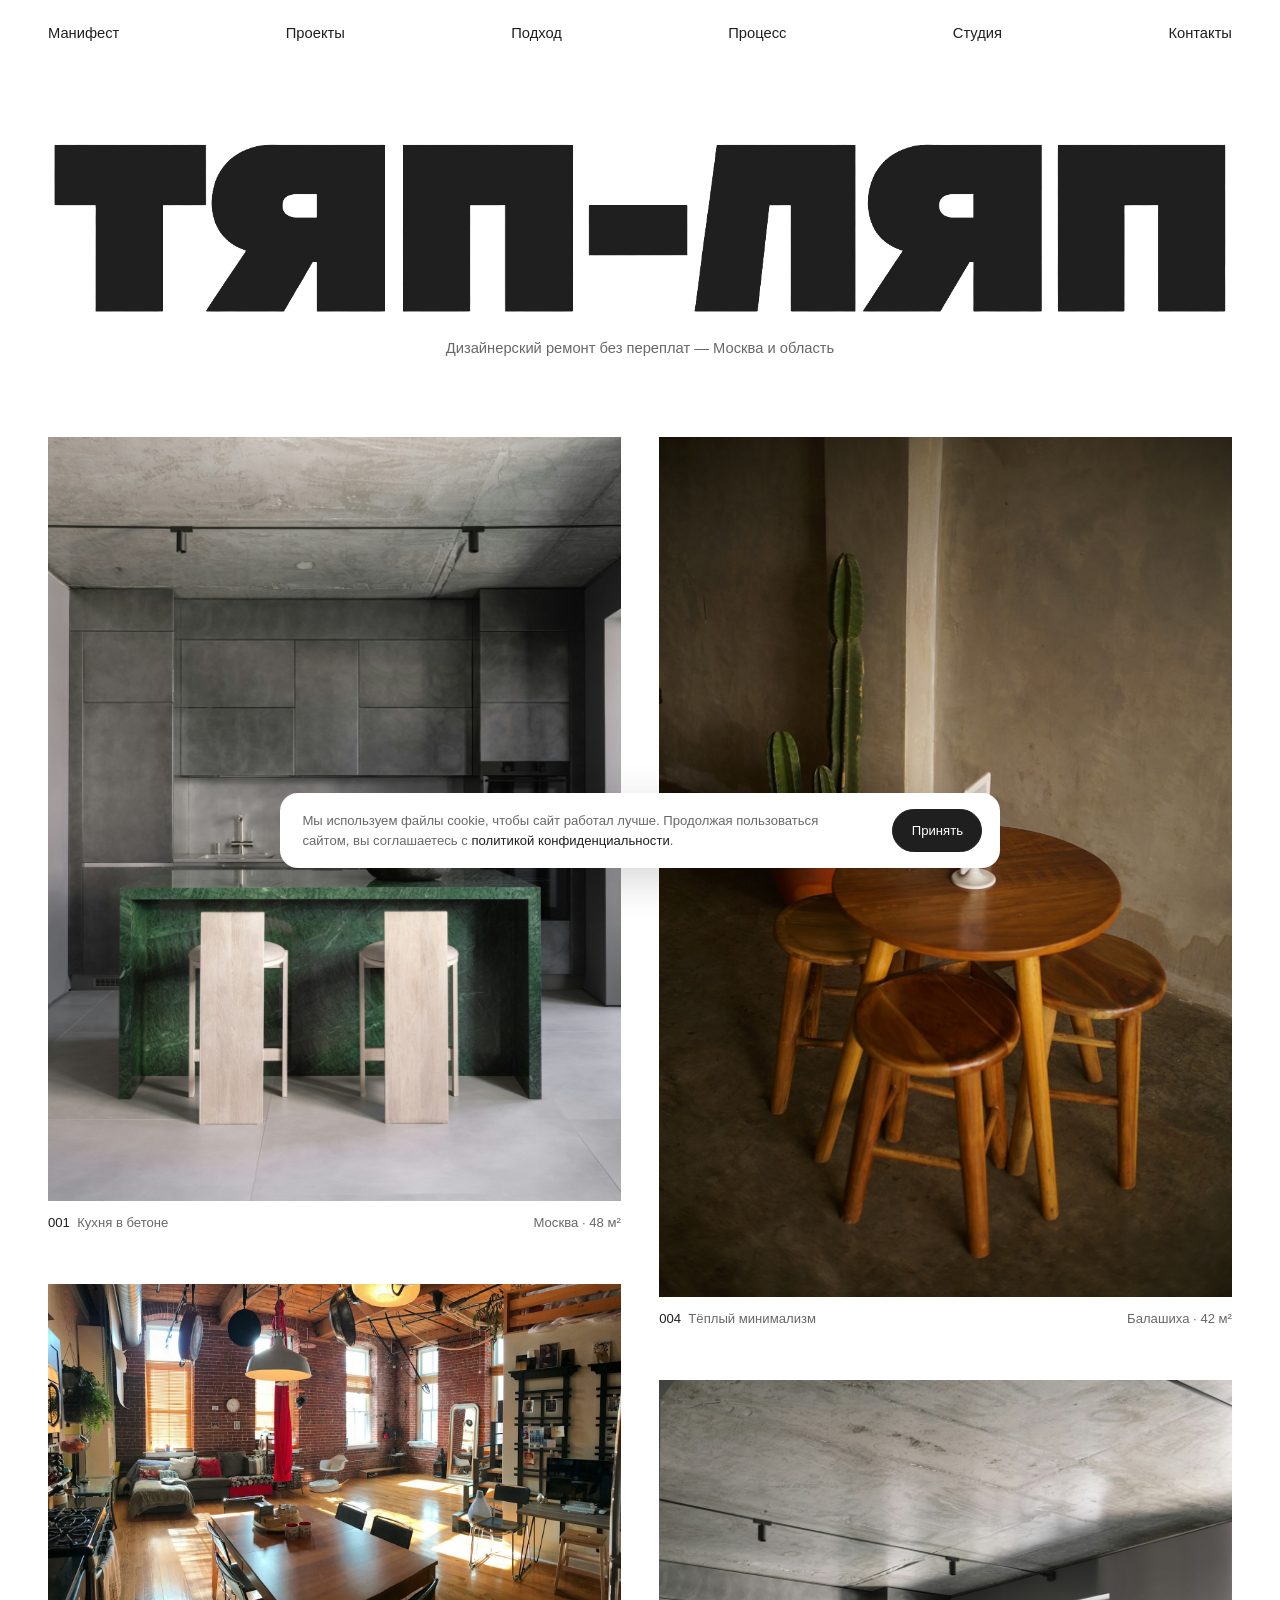
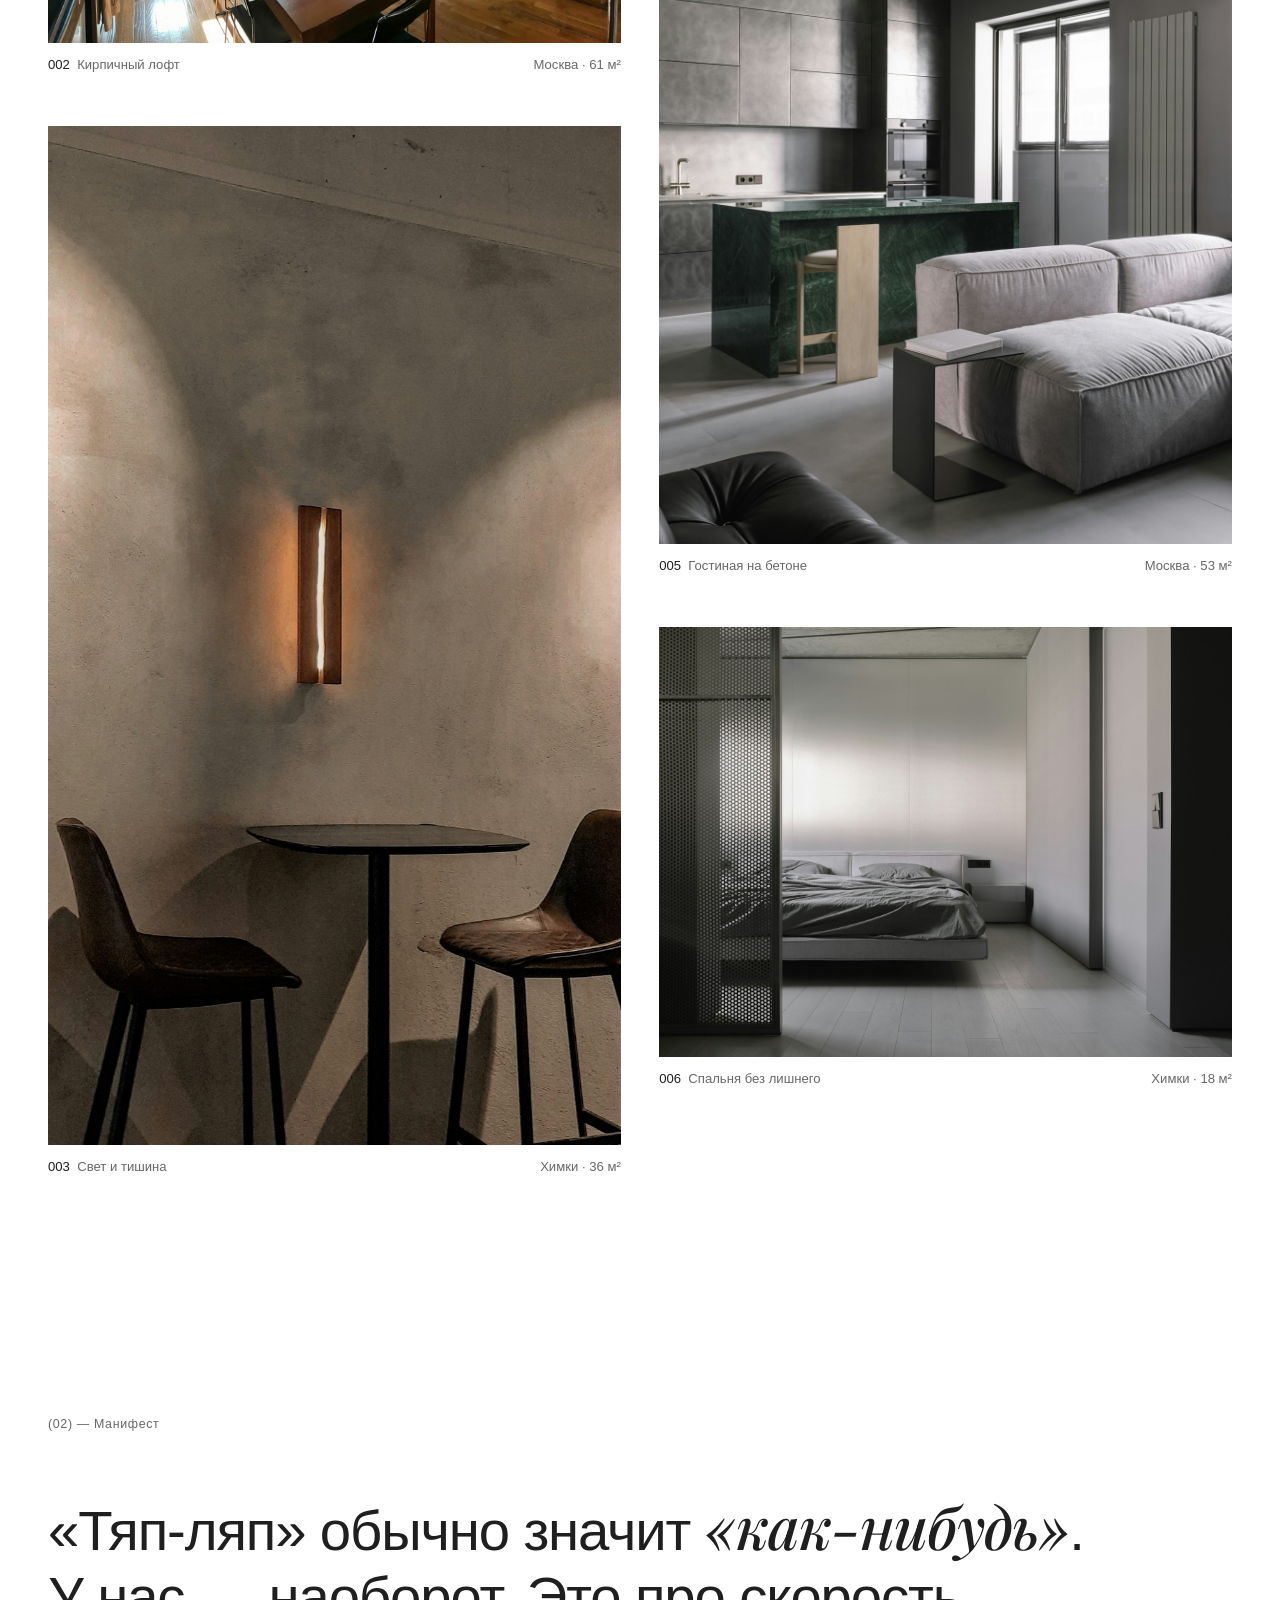
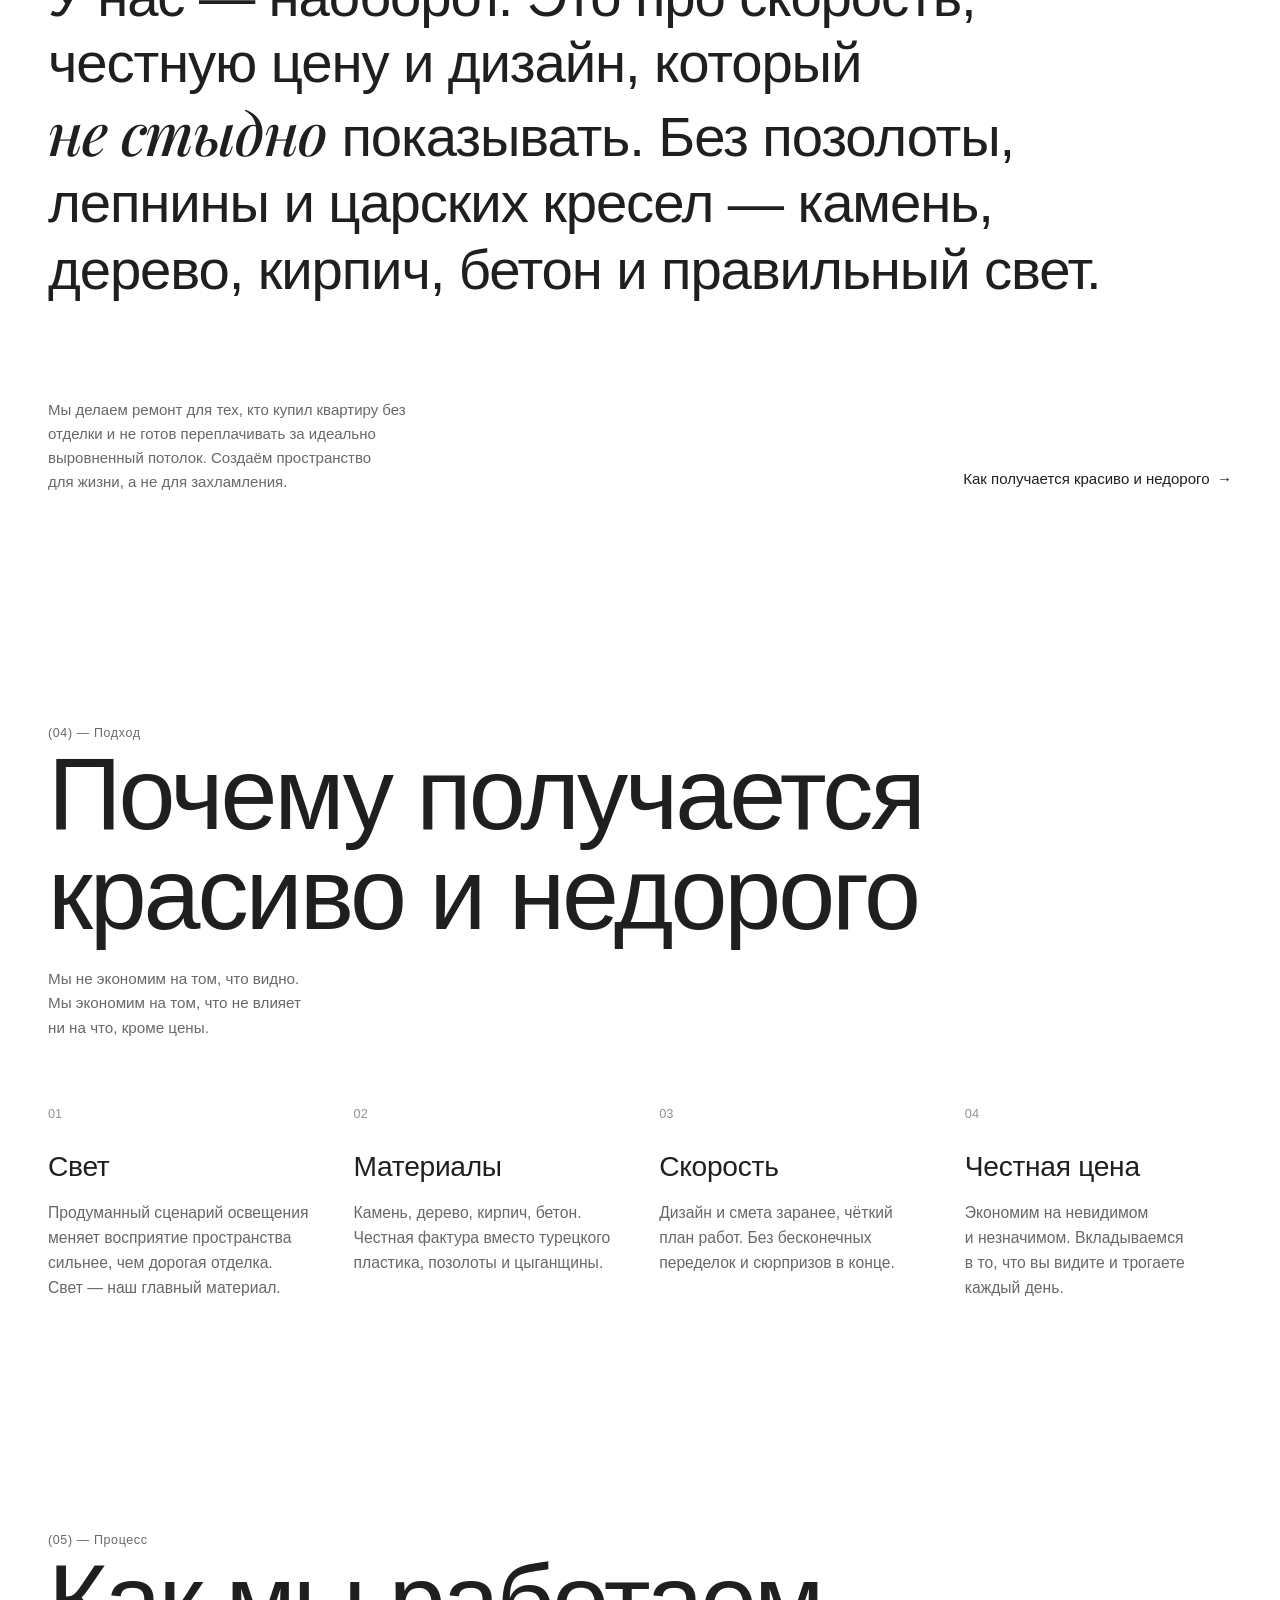
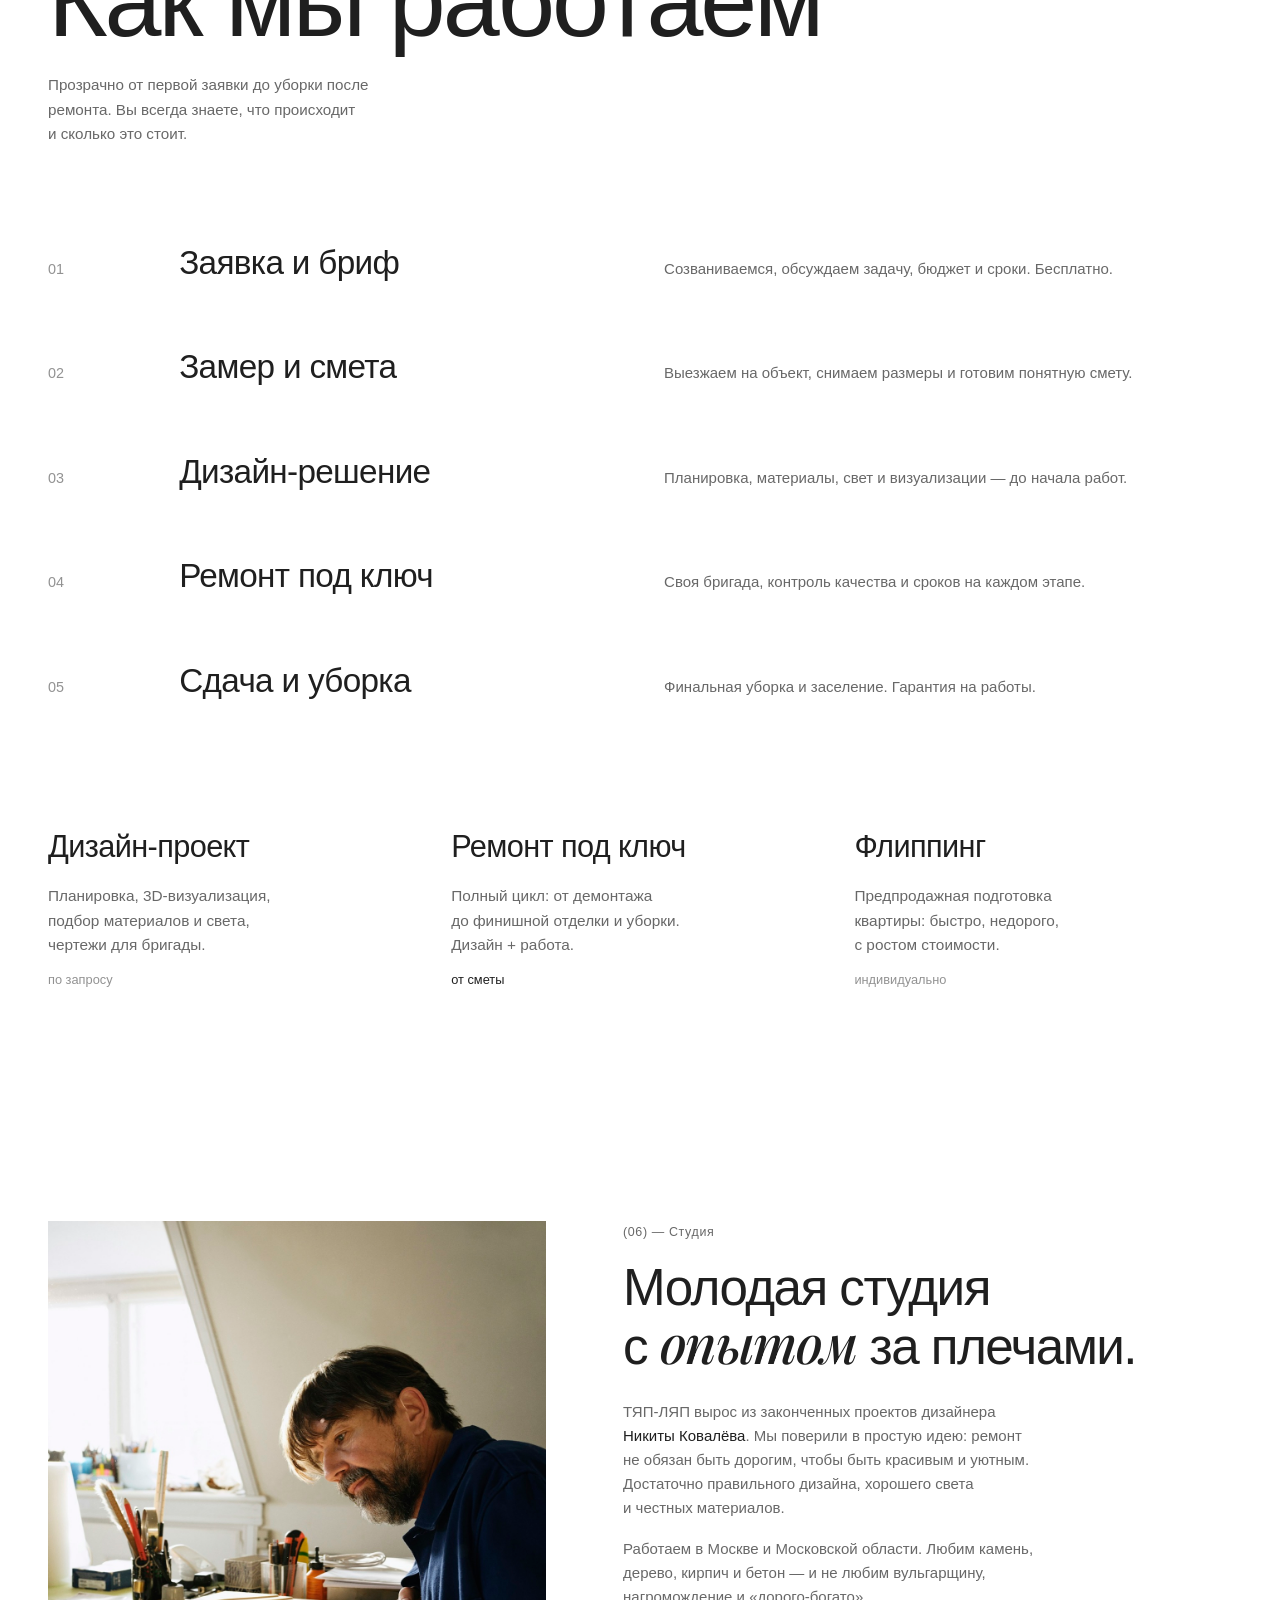
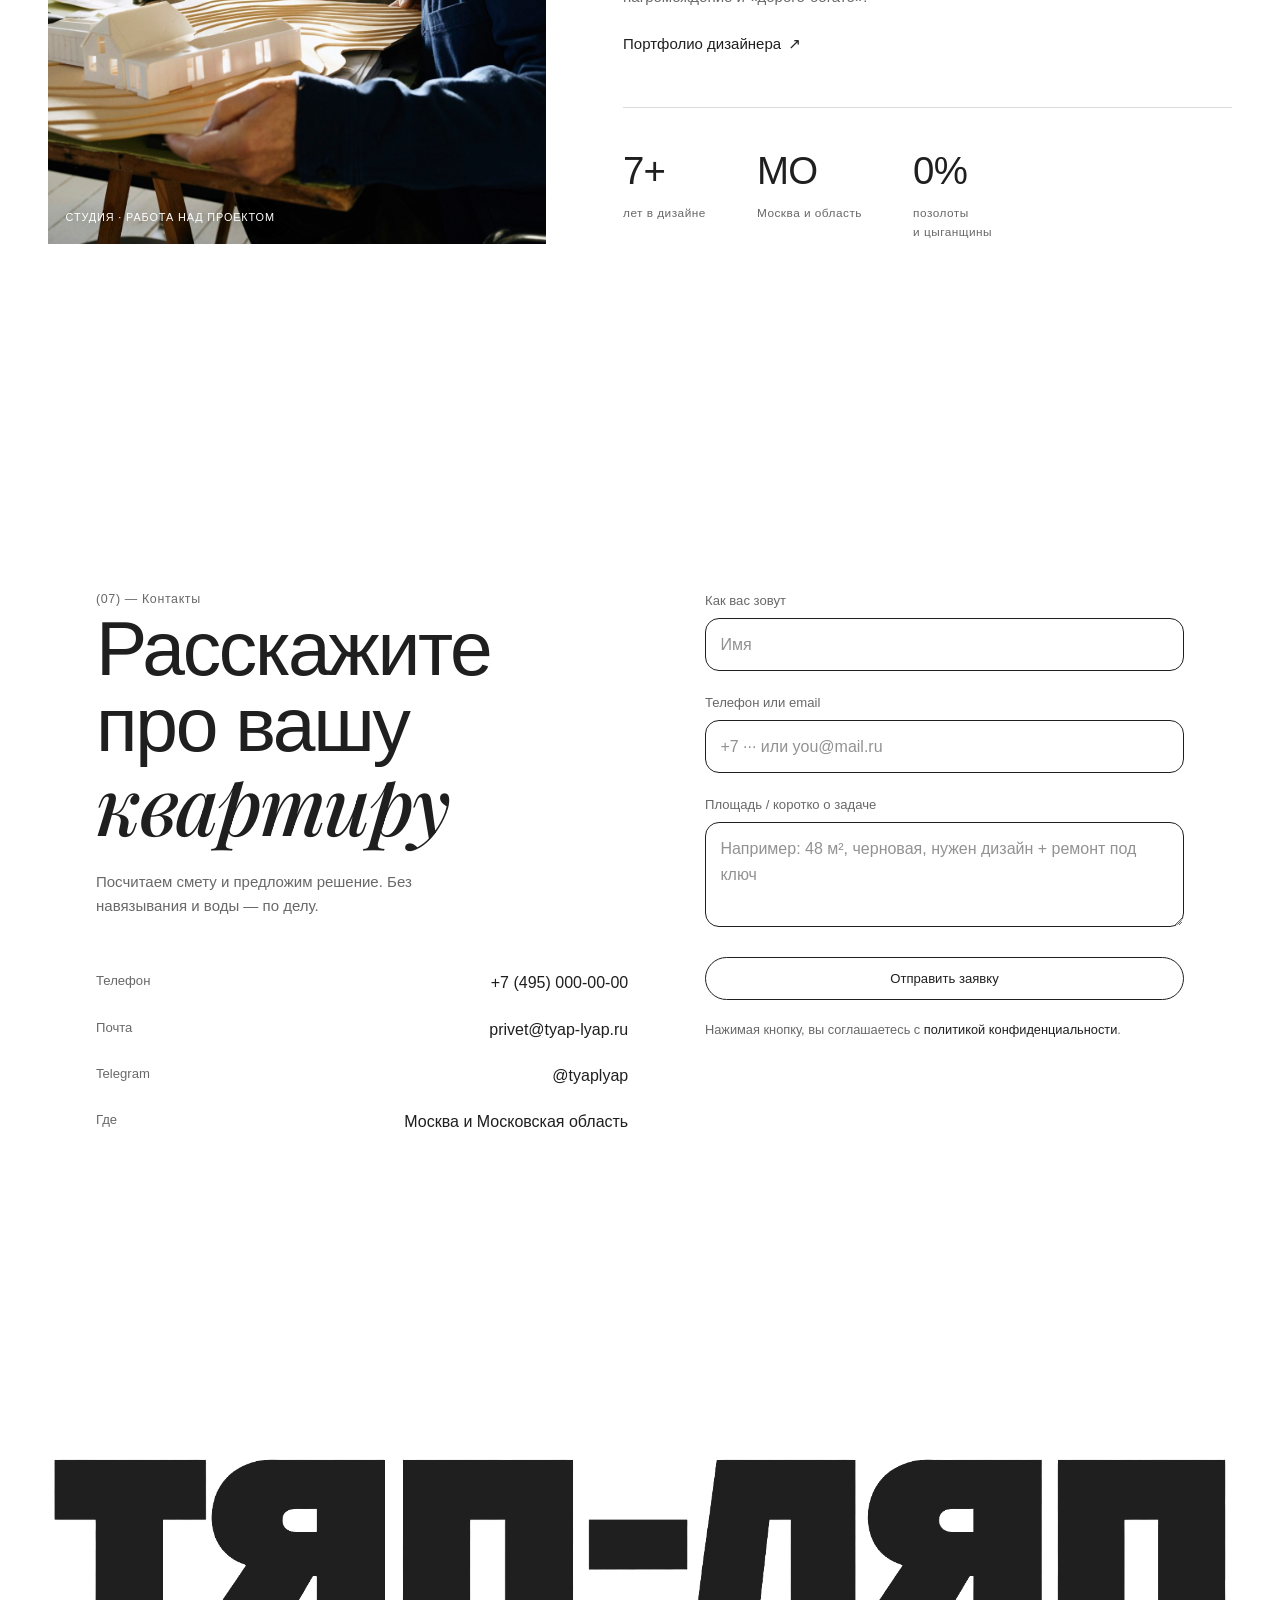
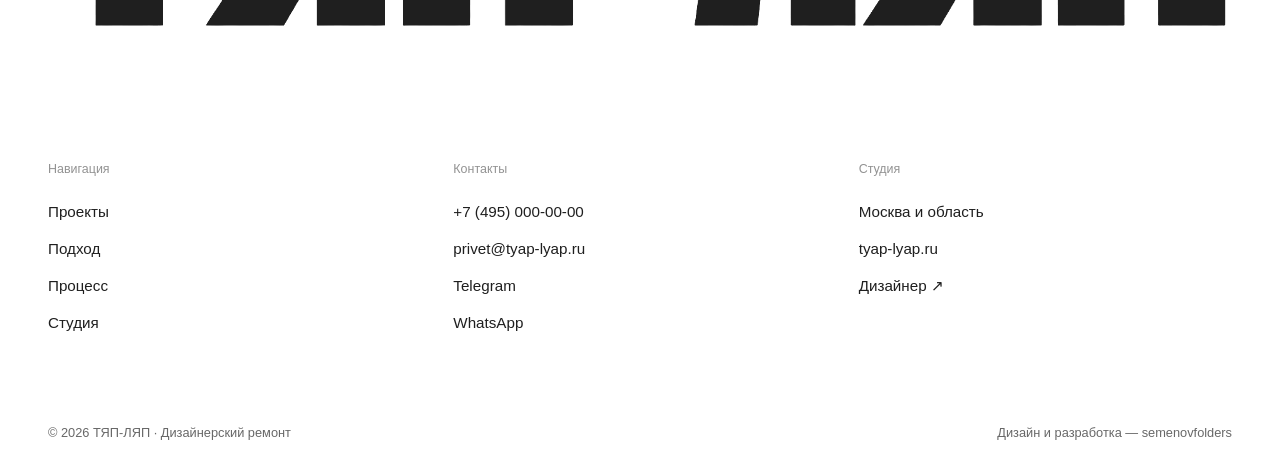
<file: index.html>
<!DOCTYPE html>
<html lang="ru">
<head>
  <meta charset="UTF-8" />
  <meta name="viewport" content="width=device-width, initial-scale=1.0" />
  <!-- Mark that JS is available; reveal animations only hide content when this is set -->
  <script>document.documentElement.classList.add('js');</script>

  <title>ТЯП-ЛЯП — дизайнерский ремонт без переплат · Москва и область</title>
  <meta name="description" content="ТЯП-ЛЯП — студия дизайнерского ремонта под ключ в Москве и области. Минимализм, лофт, честные материалы и правильный свет. Красиво и недорого: ровный до миллиметра потолок влияет только на цену." />
  <meta name="theme-color" content="#1A1714" />
  <meta name="author" content="ТЯП-ЛЯП" />

  <!-- Open Graph -->
  <meta property="og:type" content="website" />
  <meta property="og:locale" content="ru_RU" />
  <meta property="og:site_name" content="ТЯП-ЛЯП" />
  <meta property="og:title" content="ТЯП-ЛЯП — дизайнерский ремонт без переплат" />
  <meta property="og:description" content="Студия дизайнерского ремонта под ключ. Минимализм, лофт, честные материалы и правильный свет. Москва и область." />
  <meta property="og:image" content="assets/img/hero.jpg" />
  <meta property="og:url" content="https://tyap-lyap.ru" />
  <meta name="twitter:card" content="summary_large_image" />

  <link rel="icon" href="favicon.png?v=3" type="image/png" />
  <link rel="apple-touch-icon" href="favicon.png?v=3" />
  <link rel="canonical" href="https://tyap-lyap.ru" />

  <!-- Body = system Helvetica stack (no webfont). One webfont: Playfair Display Italic for .ser accent words (Cyrillic). -->
  <link rel="preconnect" href="https://fonts.googleapis.com" />
  <link rel="preconnect" href="https://fonts.gstatic.com" crossorigin />
  <link href="https://fonts.googleapis.com/css2?family=Playfair+Display:ital,wght@1,400;1,500;1,600&display=swap" rel="stylesheet" />
  <link rel="stylesheet" href="assets/css/styles.css?v=41" />
</head>

<body>
  <a class="skip-link" href="#projects">Перейти к проектам</a>

  <!-- ============ HEADER ============ -->
  <header class="header" id="header">
    <div class="header__inner">
      <a href="#top" class="logo" aria-label="ТЯП-ЛЯП — на главную">
        <img class="logo__img" src="assets/img/logo.png" alt="ТЯП-ЛЯП" />
      </a>

      <nav class="nav" aria-label="Основная навигация">
        <a href="#manifesto" class="nav__link">Манифест</a>
        <a href="#projects" class="nav__link">Проекты</a>
        <a href="#approach" class="nav__link">Подход</a>
        <a href="#process" class="nav__link">Процесс</a>
        <a href="#about" class="nav__link">Студия</a>
        <a href="#contact" class="nav__link">Контакты</a>
      </nav>

      <button class="burger" id="burger" aria-label="Открыть меню" aria-expanded="false" aria-controls="menu">
        <span></span><span></span>
      </button>
    </div>
  </header>

  <!-- ============ MOBILE MENU ============ -->
  <div class="menu" id="menu" aria-hidden="true">
    <nav class="menu__nav" aria-label="Мобильная навигация">
      <a href="#manifesto" class="menu__link"><span class="menu__num">01</span>Манифест</a>
      <a href="#projects" class="menu__link"><span class="menu__num">02</span>Проекты</a>
      <a href="#approach" class="menu__link"><span class="menu__num">03</span>Подход</a>
      <a href="#process" class="menu__link"><span class="menu__num">04</span>Процесс</a>
      <a href="#about" class="menu__link"><span class="menu__num">05</span>Студия</a>
      <a href="#contact" class="menu__link"><span class="menu__num">06</span>Контакты</a>
    </nav>
    <div class="menu__foot">
      <a href="tel:+74950000000">+7 (495) 000-00-00</a>
      <a href="mailto:privet@tyap-lyap.ru">privet@tyap-lyap.ru</a>
    </div>
  </div>

  <main id="top">

    <!-- ============ HERO ============ -->
    <section class="hero" id="hero">
      <h1 class="hero__logo" data-reveal>
        <img src="assets/img/logo.png" alt="ТЯП-ЛЯП — дизайнерский ремонт" />
      </h1>
      <p class="hero__tagline" data-reveal style="--d:.18s">Дизайнерский ремонт без&nbsp;переплат — Москва и&nbsp;область</p>
    </section>

    <!-- ============ GALLERY (projects) ============ -->
    <section class="gallery" id="projects" aria-label="Проекты">
      <h2 class="visually-hidden">Проекты</h2>
      <div class="gallery__grid">
        <a class="gitem" href="#contact">
          <span class="gitem__media"><img src="assets/img/project-01.jpg" width="1200" height="1600" alt="Кухня-гостиная с бетонными стенами и каменным островом" loading="lazy" decoding="async" /></span>
          <span class="gitem__cap"><span><b>001</b>&nbsp;&nbsp;Кухня в&nbsp;бетоне</span><i>Москва · 48&nbsp;м²</i></span>
        </a>
        <a class="gitem" href="#contact">
          <span class="gitem__media"><img src="assets/img/project-04.jpg" width="1600" height="1002" alt="Кирпичный лофт с подвесными светильниками" loading="lazy" decoding="async" /></span>
          <span class="gitem__cap"><span><b>002</b>&nbsp;&nbsp;Кирпичный лофт</span><i>Москва · 61&nbsp;м²</i></span>
        </a>
        <a class="gitem" href="#contact">
          <span class="gitem__media"><img src="assets/img/project-02.jpg" width="900" height="1600" alt="Минимализм при линейном свете" loading="lazy" decoding="async" /></span>
          <span class="gitem__cap"><span><b>003</b>&nbsp;&nbsp;Свет и&nbsp;тишина</span><i>Химки · 36&nbsp;м²</i></span>
        </a>
        <a class="gitem" href="#contact">
          <span class="gitem__media"><img src="assets/img/project-03.jpg" width="1066" height="1600" alt="Тёплый минимализм с деревом и бетоном" loading="lazy" decoding="async" /></span>
          <span class="gitem__cap"><span><b>004</b>&nbsp;&nbsp;Тёплый минимализм</span><i>Балашиха · 42&nbsp;м²</i></span>
        </a>
        <a class="gitem" href="#contact">
          <span class="gitem__media"><img src="assets/img/project-06.jpg" width="1200" height="1600" alt="Гостиная на бетоне" loading="lazy" decoding="async" /></span>
          <span class="gitem__cap"><span><b>005</b>&nbsp;&nbsp;Гостиная на&nbsp;бетоне</span><i>Москва · 53&nbsp;м²</i></span>
        </a>
        <a class="gitem" href="#contact">
          <span class="gitem__media"><img src="assets/img/project-05.jpg" width="1600" height="1200" alt="Спальня без лишнего" loading="lazy" decoding="async" /></span>
          <span class="gitem__cap"><span><b>006</b>&nbsp;&nbsp;Спальня без лишнего</span><i>Химки · 18&nbsp;м²</i></span>
        </a>
      </div>
    </section>

    <!-- ============ MANIFESTO ============ -->
    <section class="manifesto section" id="manifesto">
      <p class="label" data-reveal>(02) — Манифест</p>
      <h2 class="manifesto__text" data-reveal>
        «Тяп-ляп» обычно значит <span class="ser">«как‑нибудь»</span>. У&nbsp;нас&nbsp;— наоборот.
        Это про&nbsp;<span class="hl">скорость</span>, честную цену и&nbsp;дизайн, который
        <span class="ser">не&nbsp;стыдно</span> показывать. Без позолоты, лепнины
        и&nbsp;царских кресел&nbsp;— камень, дерево, кирпич, бетон и&nbsp;правильный свет.
      </h2>
      <div class="manifesto__foot">
        <p data-reveal>
          Мы&nbsp;делаем ремонт для тех, кто купил квартиру без отделки и&nbsp;не&nbsp;готов
          переплачивать за&nbsp;идеально выровненный потолок. Создаём пространство для&nbsp;жизни,
          а&nbsp;не&nbsp;для&nbsp;захламления.
        </p>
        <a href="#approach" class="link-underline" data-reveal>Как получается красиво и&nbsp;недорого <span class="arrow">→</span></a>
      </div>
    </section>

    <!-- ============ APPROACH ============ -->
    <section class="approach section" id="approach">
      <div class="section__head">
        <div>
          <p class="label" data-reveal>(04) — Подход</p>
          <h2 class="section__title" data-reveal>Почему получается<br>красиво и&nbsp;недорого</h2>
        </div>
        <p class="section__intro" data-reveal>
          Мы&nbsp;не&nbsp;экономим на&nbsp;том, что видно. Мы&nbsp;экономим на&nbsp;том, что
          не&nbsp;влияет ни&nbsp;на&nbsp;что, кроме цены.
        </p>
      </div>

      <ol class="principles">
        <li class="principle" data-reveal>
          <span class="principle__num">01</span>
          <h3 class="principle__title">Свет</h3>
          <p class="principle__text">
            Продуманный сценарий освещения меняет восприятие пространства сильнее,
            чем дорогая отделка. Свет&nbsp;— наш главный материал.
          </p>
        </li>
        <li class="principle" data-reveal style="--d:.06s">
          <span class="principle__num">02</span>
          <h3 class="principle__title">Материалы</h3>
          <p class="principle__text">
            Камень, дерево, кирпич, бетон. Честная фактура вместо турецкого пластика,
            позолоты и&nbsp;цыганщины.
          </p>
        </li>
        <li class="principle" data-reveal style="--d:.12s">
          <span class="principle__num">03</span>
          <h3 class="principle__title">Скорость</h3>
          <p class="principle__text">
            Дизайн и&nbsp;смета заранее, чёткий план работ. Без бесконечных переделок
            и&nbsp;сюрпризов в&nbsp;конце.
          </p>
        </li>
        <li class="principle" data-reveal style="--d:.18s">
          <span class="principle__num">04</span>
          <h3 class="principle__title">Честная цена</h3>
          <p class="principle__text">
            Экономим на&nbsp;невидимом и&nbsp;незначимом. Вкладываемся в&nbsp;то,
            что вы&nbsp;видите и&nbsp;трогаете каждый день.
          </p>
        </li>
      </ol>
    </section>

    <!-- ============ PROCESS ============ -->
    <section class="process section" id="process">
      <div class="section__head">
        <div>
          <p class="label" data-reveal>(05) — Процесс</p>
          <h2 class="section__title" data-reveal>Как мы&nbsp;работаем</h2>
        </div>
        <p class="section__intro" data-reveal>
          Прозрачно от&nbsp;первой заявки до&nbsp;уборки после ремонта. Вы&nbsp;всегда знаете,
          что происходит и&nbsp;сколько это стоит.
        </p>
      </div>

      <ol class="steps">
        <li class="step" data-reveal>
          <span class="step__num">01</span>
          <div class="step__body">
            <h3 class="step__title">Заявка и&nbsp;бриф</h3>
            <p class="step__text">Созваниваемся, обсуждаем задачу, бюджет и&nbsp;сроки. Бесплатно.</p>
          </div>
        </li>
        <li class="step" data-reveal>
          <span class="step__num">02</span>
          <div class="step__body">
            <h3 class="step__title">Замер и&nbsp;смета</h3>
            <p class="step__text">Выезжаем на&nbsp;объект, снимаем размеры и&nbsp;готовим понятную смету.</p>
          </div>
        </li>
        <li class="step" data-reveal>
          <span class="step__num">03</span>
          <div class="step__body">
            <h3 class="step__title">Дизайн-решение</h3>
            <p class="step__text">Планировка, материалы, свет и&nbsp;визуализации&nbsp;— до&nbsp;начала работ.</p>
          </div>
        </li>
        <li class="step" data-reveal>
          <span class="step__num">04</span>
          <div class="step__body">
            <h3 class="step__title">Ремонт под ключ</h3>
            <p class="step__text">Своя бригада, контроль качества и&nbsp;сроков на&nbsp;каждом этапе.</p>
          </div>
        </li>
        <li class="step" data-reveal>
          <span class="step__num">05</span>
          <div class="step__body">
            <h3 class="step__title">Сдача и&nbsp;уборка</h3>
            <p class="step__text">Финальная уборка и&nbsp;заселение. Гарантия на&nbsp;работы.</p>
          </div>
        </li>
      </ol>

      <!-- Formats -->
      <div class="formats">
        <article class="format" data-reveal>
          <h3 class="format__title">Дизайн-проект</h3>
          <p class="format__text">Планировка, 3D-визуализация, подбор материалов и&nbsp;света, чертежи для&nbsp;бригады.</p>
          <span class="format__price">по&nbsp;запросу</span>
        </article>
        <article class="format format--accent" data-reveal style="--d:.06s">
          <h3 class="format__title">Ремонт под ключ</h3>
          <p class="format__text">Полный цикл: от&nbsp;демонтажа до&nbsp;финишной отделки и&nbsp;уборки. Дизайн&nbsp;+&nbsp;работа.</p>
          <span class="format__price">от&nbsp;сметы</span>
        </article>
        <article class="format" data-reveal style="--d:.12s">
          <h3 class="format__title">Флиппинг</h3>
          <p class="format__text">Предпродажная подготовка квартиры: быстро, недорого, с&nbsp;ростом стоимости.</p>
          <span class="format__price">индивидуально</span>
        </article>
      </div>
    </section>

    <!-- ============ ABOUT ============ -->
    <section class="about section" id="about">
      <figure class="about__media" data-reveal>
        <img src="assets/img/about.jpg" alt="Дизайнер за работой над макетом проекта" loading="lazy" decoding="async" />
        <figcaption class="about__cap">Студия · работа над проектом</figcaption>
      </figure>

      <div class="about__body">
        <p class="label" data-reveal>(06) — Студия</p>
        <h2 class="about__title" data-reveal>
          Молодая студия с&nbsp;<span class="ser">опытом</span> за&nbsp;плечами.
        </h2>
        <p class="about__text" data-reveal>
          ТЯП-ЛЯП вырос из&nbsp;законченных проектов дизайнера
          <strong>Никиты&nbsp;Ковалёва</strong>. Мы&nbsp;поверили в&nbsp;простую идею: ремонт
          не&nbsp;обязан быть дорогим, чтобы быть красивым и&nbsp;уютным. Достаточно
          правильного дизайна, хорошего света и&nbsp;честных материалов.
        </p>
        <p class="about__text" data-reveal style="--d:.06s">
          Работаем в&nbsp;Москве и&nbsp;Московской области. Любим камень, дерево, кирпич
          и&nbsp;бетон&nbsp;— и&nbsp;не&nbsp;любим вульгарщину, нагромождение и&nbsp;«дорого-богато».
        </p>
        <div class="about__links" data-reveal style="--d:.12s">
          <a href="https://kovalevnikita.ru/" target="_blank" rel="noopener" class="link-underline">
            Портфолио дизайнера <span class="arrow">↗</span>
          </a>
        </div>

        <div class="about__stats">
          <div class="stat" data-reveal>
            <span class="stat__num">7+</span>
            <span class="stat__label">лет в&nbsp;дизайне</span>
          </div>
          <div class="stat" data-reveal style="--d:.06s">
            <span class="stat__num">МО</span>
            <span class="stat__label">Москва и&nbsp;область</span>
          </div>
          <div class="stat" data-reveal style="--d:.12s">
            <span class="stat__num">0%</span>
            <span class="stat__label">позолоты и&nbsp;цыганщины</span>
          </div>
        </div>
      </div>
    </section>

    <!-- ============ CONTACT / CTA ============ -->
    <section class="contact section" id="contact">
      <div class="contact__bg" aria-hidden="true">
        <img src="assets/img/band-cta.jpg" alt="" loading="lazy" decoding="async" />
      </div>

      <div class="contact__inner">
        <div class="contact__lead">
          <p class="label label--light" data-reveal>(07) — Контакты</p>
          <h2 class="contact__title" data-reveal>
            Расскажите про&nbsp;вашу <span class="ser">квартиру</span>
          </h2>
          <p class="contact__sub" data-reveal>
            Посчитаем смету и&nbsp;предложим решение. Без навязывания и&nbsp;воды&nbsp;—
            по&nbsp;делу.
          </p>

          <div class="contact__direct" data-reveal style="--d:.08s">
            <a href="tel:+74950000000" class="contact__line">
              <span class="contact__k">Телефон</span><span class="contact__v">+7 (495) 000-00-00</span>
            </a>
            <a href="mailto:privet@tyap-lyap.ru" class="contact__line">
              <span class="contact__k">Почта</span><span class="contact__v">privet@tyap-lyap.ru</span>
            </a>
            <a href="https://t.me/tyaplyap" target="_blank" rel="noopener" class="contact__line">
              <span class="contact__k">Telegram</span><span class="contact__v">@tyaplyap</span>
            </a>
            <div class="contact__line contact__line--static">
              <span class="contact__k">Где</span><span class="contact__v">Москва и&nbsp;Московская область</span>
            </div>
          </div>
        </div>

        <form class="form" id="leadForm" novalidate data-reveal style="--d:.12s">
          <div class="field">
            <label for="name">Как вас зовут</label>
            <input type="text" id="name" name="name" placeholder="Имя" autocomplete="name" required />
          </div>
          <div class="field">
            <label for="contact-info">Телефон или email</label>
            <input type="text" id="contact-info" name="contact" placeholder="+7 ··· или you@mail.ru" autocomplete="tel" required />
          </div>
          <div class="field">
            <label for="area">Площадь / коротко о&nbsp;задаче</label>
            <textarea id="area" name="message" rows="3" placeholder="Например: 48 м², черновая, нужен дизайн + ремонт под ключ"></textarea>
          </div>
          <button type="submit" class="btn btn--solid btn--block">
            <span class="btn__label">Отправить заявку</span>
          </button>
          <p class="form__note">Нажимая кнопку, вы&nbsp;соглашаетесь с&nbsp;<a href="#">политикой конфиденциальности</a>.</p>
          <p class="form__success" id="formSuccess" role="status" hidden>
            Спасибо! Заявка отправлена&nbsp;— свяжемся с&nbsp;вами в&nbsp;ближайшее время.
          </p>
        </form>
      </div>
    </section>

  </main>

  <!-- ============ FOOTER ============ -->
  <footer class="footer">
    <div class="footer__brand" data-reveal>
      <img class="footer__logo" src="assets/img/logo.png" alt="ТЯП-ЛЯП" />
    </div>

    <div class="footer__cols">
      <div class="footer__col">
        <span class="footer__h">Навигация</span>
        <a href="#projects">Проекты</a>
        <a href="#approach">Подход</a>
        <a href="#process">Процесс</a>
        <a href="#about">Студия</a>
      </div>
      <div class="footer__col">
        <span class="footer__h">Контакты</span>
        <a href="tel:+74950000000">+7 (495) 000-00-00</a>
        <a href="mailto:privet@tyap-lyap.ru">privet@tyap-lyap.ru</a>
        <a href="https://t.me/tyaplyap" target="_blank" rel="noopener">Telegram</a>
        <a href="https://wa.me/74950000000" target="_blank" rel="noopener">WhatsApp</a>
      </div>
      <div class="footer__col">
        <span class="footer__h">Студия</span>
        <span class="footer__static">Москва и&nbsp;область</span>
        <span class="footer__static">tyap-lyap.ru</span>
        <a href="https://kovalevnikita.ru/" target="_blank" rel="noopener">Дизайнер ↗</a>
      </div>
    </div>

    <div class="footer__bottom">
      <span>© <span id="year">2026</span> ТЯП-ЛЯП · Дизайнерский ремонт</span>
      <!-- Dev credit per ТЗ: постоянная подпись разработчика -->
      <span class="footer__credit">Дизайн&nbsp;и&nbsp;разработка&nbsp;— semenovfolders</span>
    </div>
  </footer>

  <!-- Cookie consent bar (shown until accepted; choice stored in localStorage) -->
  <div class="cookie" id="cookie" hidden>
    <p class="cookie__text">Мы&nbsp;используем файлы&nbsp;cookie, чтобы сайт работал лучше. Продолжая пользоваться сайтом, вы&nbsp;соглашаетесь с&nbsp;<a href="#" class="cookie__link">политикой&nbsp;конфиденциальности</a>.</p>
    <button class="btn btn--solid cookie__btn" id="cookieAccept" type="button">Принять</button>
  </div>

  <script src="assets/js/main.js?v=17"></script>
  <script>
    /* Fail-safe: if the main script never ran (failed to load, error, etc.),
       remove the loader so the page is never stuck behind it. Content itself
       is visible by default, so nothing else needs doing here. */
    setTimeout(function () {
      if (window.__tlReady) return;
      var p = document.getElementById('preloader');
      if (p && p.parentNode) p.parentNode.removeChild(p);
    }, 2300);
  </script>
</body>
</html>
</file>
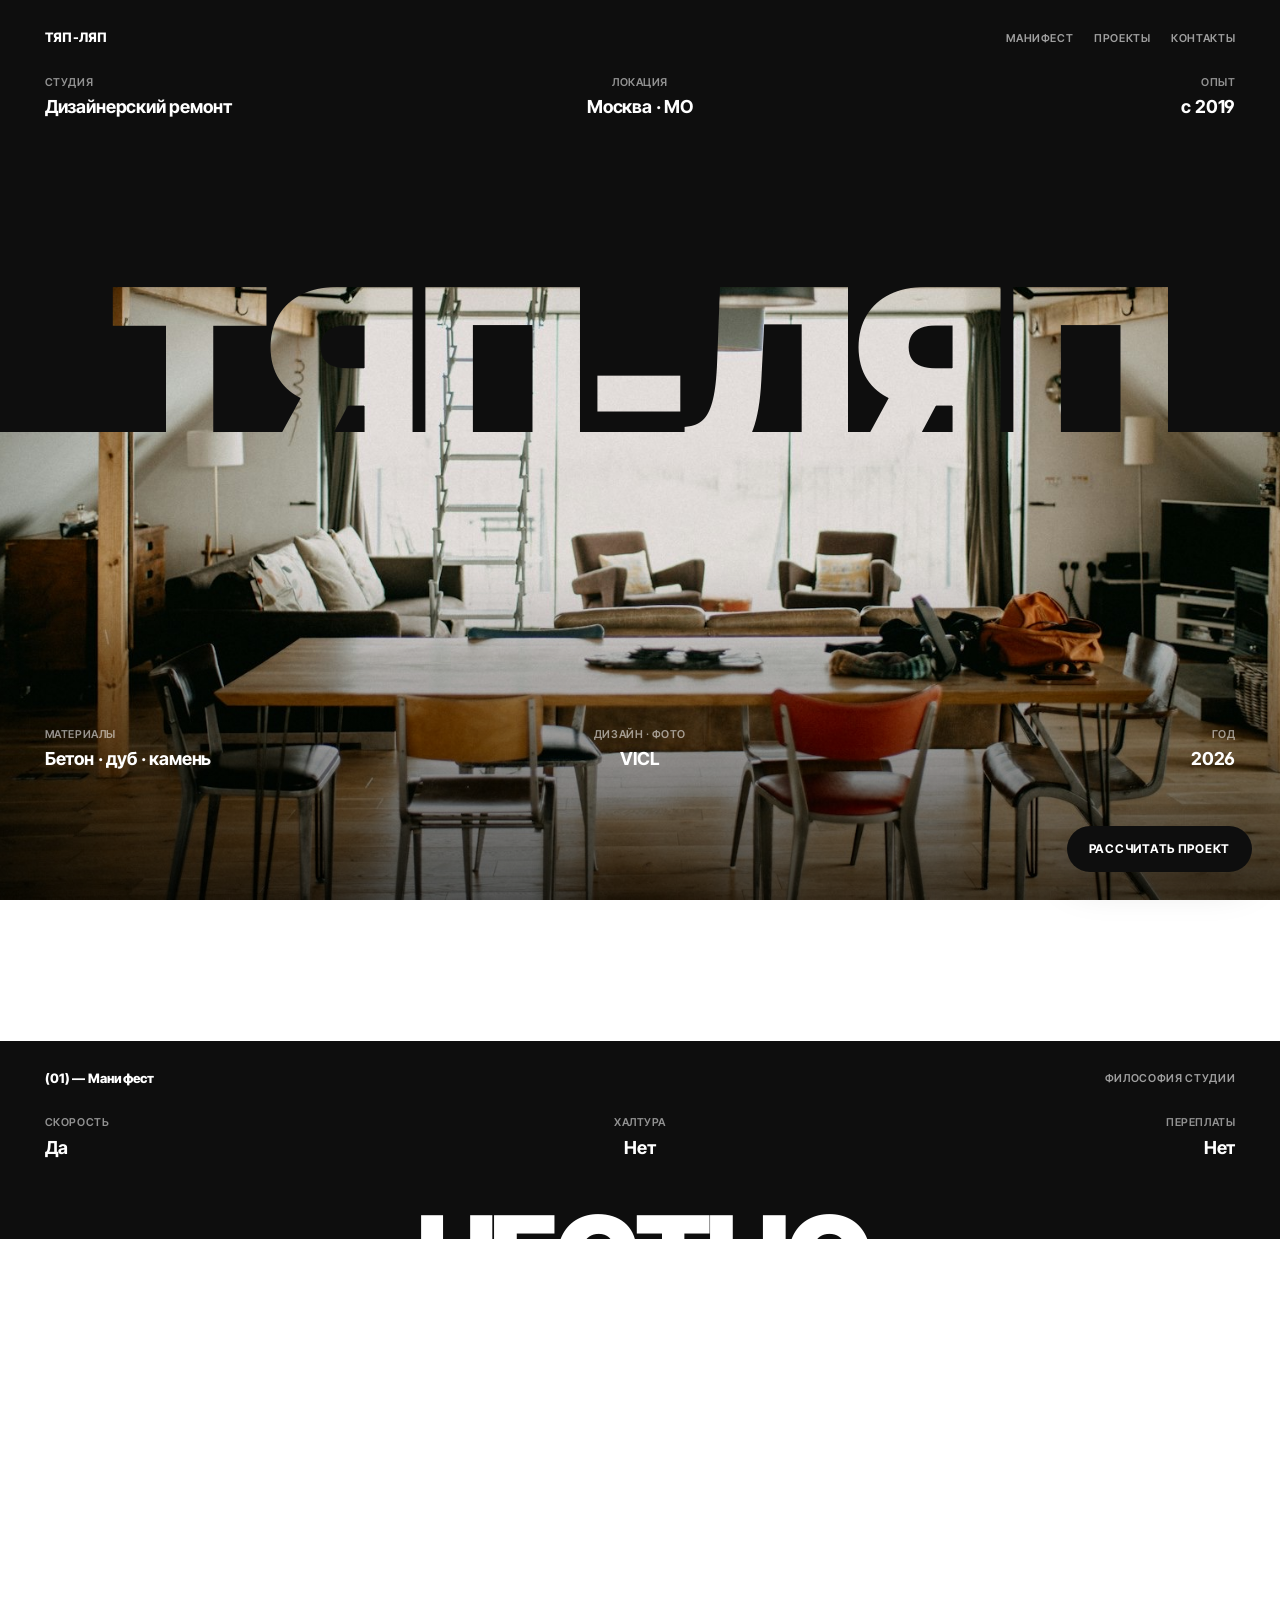
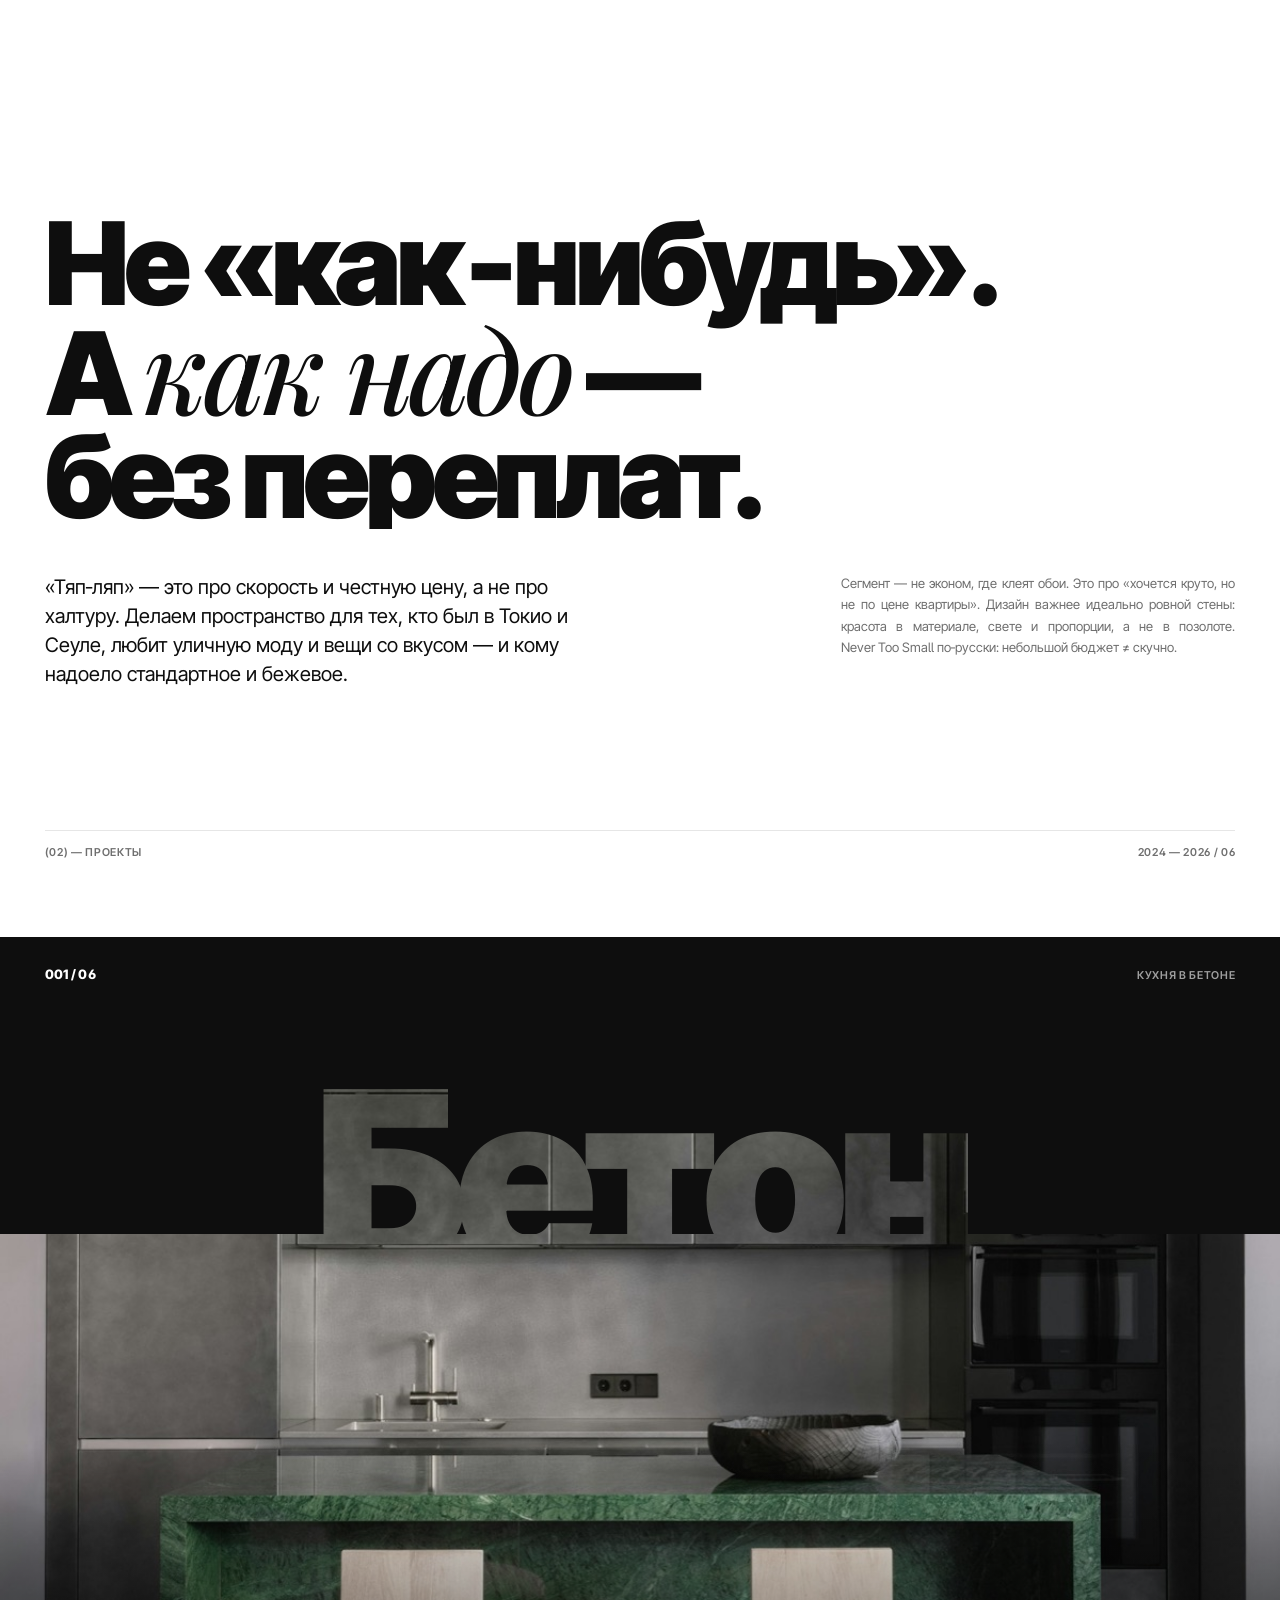
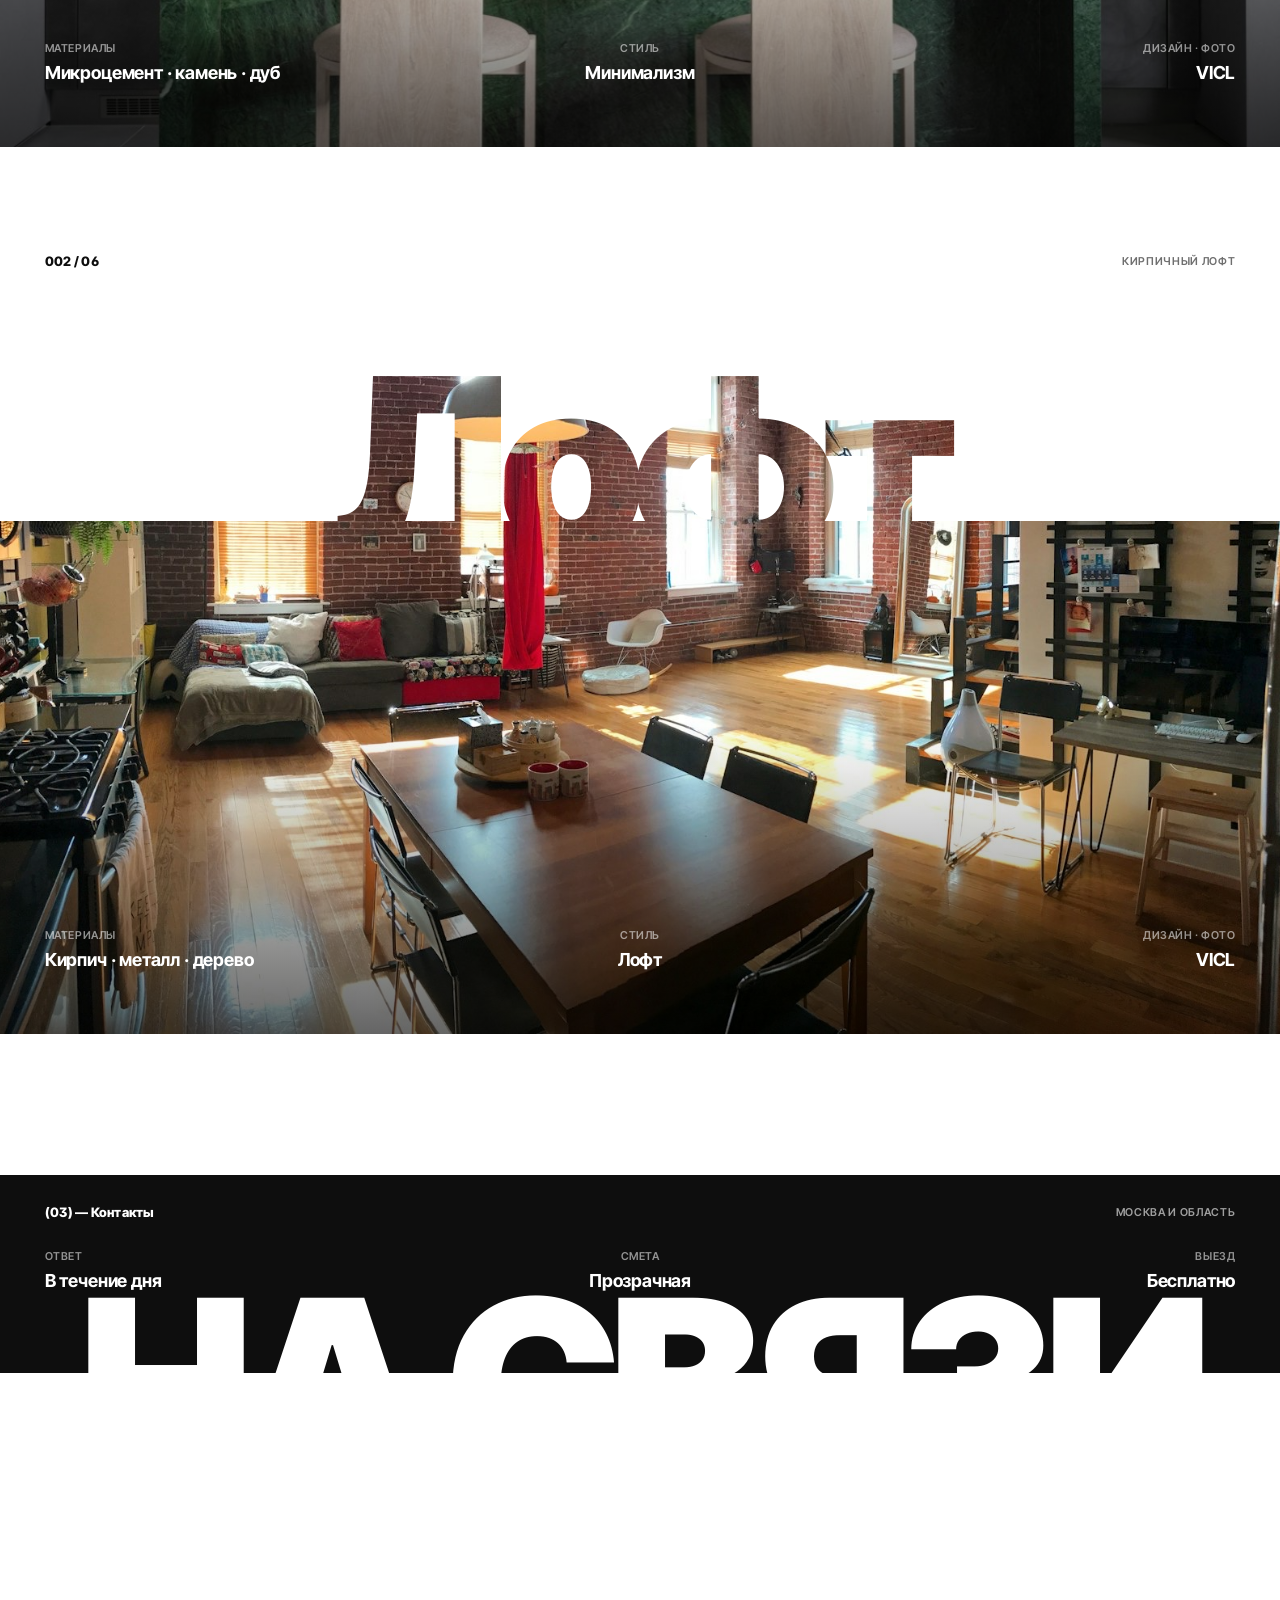
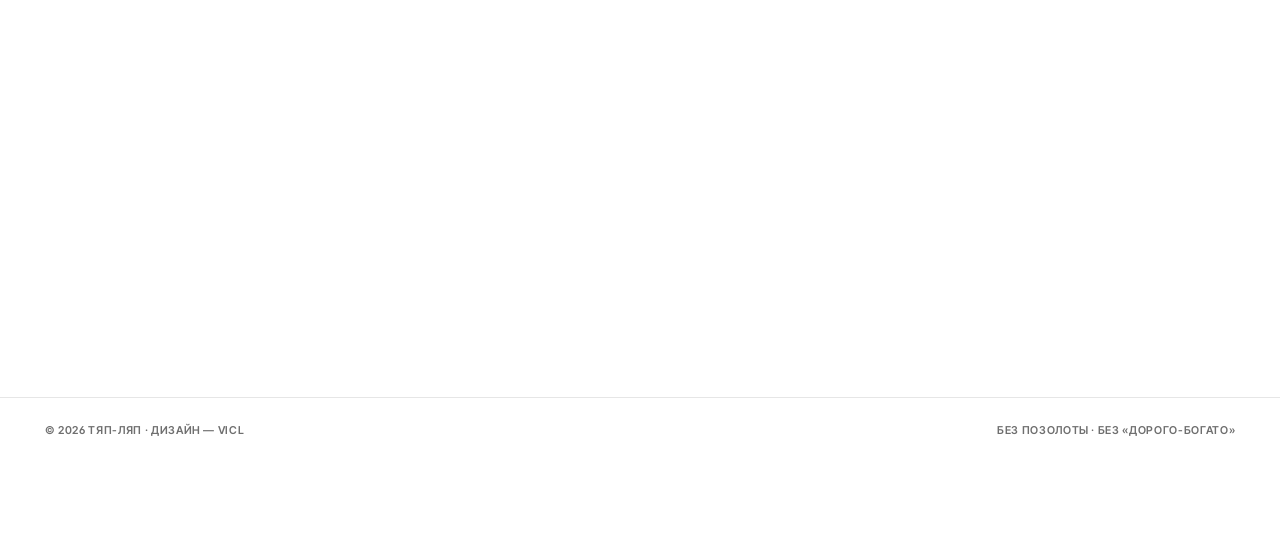
<file: concept.html>
<!doctype html>
<html lang="ru">
<head>
  <meta charset="utf-8" />
  <meta name="viewport" content="width=device-width, initial-scale=1" />
  <meta name="robots" content="noindex" />
  <title>ТЯП-ЛЯП — концепт (Swiss typography)</title>
  <link rel="icon" href="favicon.png?v=3" type="image/png" />
  <link rel="preconnect" href="https://fonts.googleapis.com" />
  <link rel="preconnect" href="https://fonts.gstatic.com" crossorigin />
  <link href="https://fonts.googleapis.com/css2?family=Inter+Tight:wght@400;500;600;800;900&family=Playfair+Display:ital@1&display=swap" rel="stylesheet" />
  <style>
    :root{
      --ink:#0e0e0e; --paper:#fff; --mut:#6f6f6f; --mut2:#a6a6a6; --line:#e6e6e6;
      --sans:'Inter Tight','Helvetica Neue',Arial,sans-serif; --serif:'Playfair Display',Georgia,serif;
      --pad:clamp(16px,3.5vw,46px); --max:1320px;
      --ease:cubic-bezier(.16,1,.3,1);
    }
    *{box-sizing:border-box;margin:0;padding:0}
    html{-webkit-font-smoothing:antialiased;scroll-behavior:smooth}
    body{font-family:var(--sans);background:var(--paper);color:var(--ink);line-height:1.5;
      font-feature-settings:"ss01","cv05";overflow-x:hidden}
    img{display:block;max-width:100%}
    a{color:inherit;text-decoration:none}
    .wrap{max-width:var(--max);margin:0 auto;padding-inline:var(--pad)}
    .lab{font-size:clamp(10px,.85vw,12px);font-weight:600;letter-spacing:.06em;text-transform:uppercase;color:var(--mut)}

    /* corner-label row (326/365 · PHOTO BY · DESIGN BY) */
    .meta3{display:grid;grid-template-columns:1fr 1fr 1fr;gap:10px;align-items:start}
    .meta3 nav{display:flex;gap:clamp(12px,1.6vw,22px);justify-content:center;flex-wrap:wrap}
    .meta3 nav a:hover{color:var(--ink)}
    .meta3 :last-child{text-align:right}

    /* giant headline — tight contemporary grotesque */
    .display{font-weight:900;line-height:.84;letter-spacing:-.045em;text-transform:uppercase}
    .d1{font-size:clamp(62px,17.5vw,260px)}
    .d2{font-size:clamp(46px,12vw,180px)}
    /* address / positioning block (bold caps) */
    .addr{font-weight:800;font-size:clamp(15px,2vw,30px);line-height:1.08;letter-spacing:-.01em;text-transform:uppercase}

    /* photo + thin outlined *number + justified caption */
    .shot{position:relative;overflow:hidden;aspect-ratio:16/10}
    .shot img{width:100%;height:100%;object-fit:cover;transition:scale .7s cubic-bezier(.16,1,.3,1)}
    .shot:hover img{scale:1.03}
    .shot::after{content:"";position:absolute;left:0;right:0;bottom:0;height:46%;
      background:linear-gradient(transparent,rgba(0,0,0,.5));pointer-events:none}
    .shot__num{position:absolute;top:-.2em;left:0;right:0;text-align:center;z-index:2;font-weight:900;
      font-size:clamp(96px,21vw,320px);line-height:1;letter-spacing:-.05em;color:transparent;
      -webkit-text-stroke:1.6px rgba(255,255,255,.95);pointer-events:none}
    .shot__cap{position:absolute;left:clamp(14px,2vw,28px);bottom:clamp(14px,2vw,28px);z-index:3;
      max-width:36ch;color:#fff;font-size:clamp(11px,1.1vw,13px);line-height:1.5;text-align:justify}

    /* hero is a full-screen retro-poster seam */
    /* HERO — retro KNOCKOUT (SVG mask): the word is a HOLE in the black panel,
       revealing the ONE photo behind it → no second image, no mismatch, no fixed bg */
    .hero.knock{position:relative;height:100svh;min-height:580px;overflow:hidden;
      background:#000;--panelH:clamp(250px,48vh,520px)}
    .kphoto{position:absolute;inset:0;z-index:0}
    .kphoto img{width:100%;height:100%;object-fit:cover}
    .kphoto::after{content:"";position:absolute;left:0;right:0;bottom:0;height:38%;
      background:linear-gradient(transparent,rgba(0,0,0,.6))}
    .kcut{position:absolute;top:0;left:0;width:100%;height:var(--panelH);z-index:1;pointer-events:none}
    .kcut text{font-family:'Inter Tight','Helvetica Neue',Arial,sans-serif;font-weight:900;
      font-size:clamp(74px,19vw,310px);letter-spacing:-.05em}
    .kmeta{position:absolute;inset:0;z-index:3;display:flex;flex-direction:column;justify-content:space-between;
      padding-block:clamp(16px,2.3vw,28px);color:#fff}
    .kmeta .seam__head b{color:#fff}
    .kmeta .seam__head,.kmeta .seam__meta{padding-inline:var(--pad)}
    .ktop{display:flex;flex-direction:column;gap:clamp(14px,2.4vw,26px)}
    .kbot{padding-bottom:clamp(92px,11vh,120px)} /* clear the persistent CTA */
    .visually-hidden{position:absolute;width:1px;height:1px;overflow:hidden;clip:rect(0 0 0 0);white-space:nowrap}

    /* BLOCK knockout — same trick as hero, block-sized (reuses .kphoto/.kcut/.kmeta) */
    .bknock{position:relative;height:clamp(560px,90vh,880px);overflow:hidden;background:#000;
      --panelH:clamp(190px,33vh,380px);margin-top:clamp(40px,6vw,84px)}
    .bknock .kbot{padding-bottom:clamp(18px,2.5vw,32px)}
    .kcut>rect{fill:var(--panel-fill,#0e0e0e)} /* painted panel colour (mask rects unaffected) */
    /* light variant — alternating white block: white panel, black top meta, photo through the word */
    .bknock--light{background:#fff;--panel-fill:#fff}
    .bknock--light .ktop,
    .bknock--light .ktop .seam__head b,
    .bknock--light .ktop .seam__meta .v{color:var(--ink)}
    .bknock--light .ktop .seam__head .lab{color:var(--mut)}
    .bknock--light .ktop .seam__head .lab:hover{color:var(--ink)}
    .bknock--light .ktop .seam__meta .k{color:var(--mut2)}

    /* ===== retro-poster seam: giant word straddling a colour panel → photo ===== */
    .seam{position:relative;--panelH:clamp(220px,40vh,440px);--seam-bg:var(--ink)}
    .seam__panel{height:var(--panelH);background:var(--seam-bg);color:#fff;
      display:flex;flex-direction:column;gap:clamp(14px,2.4vw,26px);
      padding:clamp(16px,2.3vw,28px) var(--pad)}
    .seam__head{display:flex;justify-content:space-between;align-items:center;gap:14px}
    .seam__head b{font-weight:800;letter-spacing:.02em;font-size:clamp(13px,1vw,15px)}
    .seam__head nav{display:flex;gap:clamp(12px,1.6vw,22px);flex-wrap:wrap}
    .seam__head .lab{color:rgba(255,255,255,.6)}
    .seam__head .lab:hover{color:#fff}
    .seam__meta{display:grid;grid-template-columns:1fr 1fr 1fr;gap:12px}
    .seam__meta>div{display:flex;flex-direction:column;gap:4px}
    .seam__meta>div:nth-child(2){align-items:center;text-align:center}
    .seam__meta>div:last-child{align-items:flex-end;text-align:right}
    .seam__meta .k{font-size:clamp(10px,.85vw,12px);font-weight:600;letter-spacing:.05em;text-transform:uppercase;color:rgba(255,255,255,.55)}
    .seam__meta .v{font-size:clamp(13px,1.4vw,18px);font-weight:700;letter-spacing:-.01em;color:#fff}
    .seam__word{position:absolute;left:0;right:0;top:var(--panelH);transform:translateY(-56%);
      margin:0;text-align:center;color:#fff;z-index:4;pointer-events:none;
      font-weight:900;font-size:clamp(72px,18.5vw,300px);line-height:.78;letter-spacing:-.045em;text-transform:uppercase}
    .seam__photo{position:relative;overflow:hidden;aspect-ratio:16/9;background:#111}
    .seam__photo>img{width:100%;height:100%;object-fit:cover}
    .seam__photo::before{content:"";position:absolute;left:0;right:0;top:0;height:42%;
      background:linear-gradient(rgba(0,0,0,.45),transparent);pointer-events:none;z-index:1}
    .seam__photo::after{content:"";position:absolute;left:0;right:0;bottom:0;height:55%;
      background:linear-gradient(transparent,rgba(0,0,0,.62));pointer-events:none;z-index:1}
    .seam__photo .seam__meta{position:absolute;left:0;right:0;bottom:0;z-index:3;
      padding:clamp(14px,2vw,24px) var(--pad)}
    .seam__photo .seam__meta .k{color:rgba(255,255,255,.72)}

    /* non-hero seams: projects + section openers (shorter panel, photo keeps a poster height) */
    .seam:not(.hero){--panelH:clamp(150px,22vh,250px)}
    .seam:not(.hero) .seam__photo{aspect-ratio:auto;height:clamp(340px,58vh,640px)}
    .seam__meta a.v{transition:opacity .2s ease}
    .seam__meta a.v:hover{opacity:.65}
    .seam__body{max-width:var(--max);margin:clamp(30px,4vw,58px) auto 0;padding-inline:var(--pad)}
    .say__statement{font-weight:800;font-size:clamp(24px,4vw,52px);line-height:1.05;letter-spacing:-.03em;margin-bottom:clamp(20px,3vw,36px);text-wrap:balance}
    .say__statement i{font-family:var(--serif);font-weight:500;font-style:italic;text-transform:none}
    .marks{display:flex;justify-content:center;align-items:center;gap:clamp(20px,4vw,56px);
      margin-top:clamp(16px,2vw,26px);flex-wrap:wrap}
    .marks span{display:inline-flex;align-items:center;gap:8px}
    .marks b{font-weight:800;letter-spacing:.02em}
    .glyph{width:14px;height:14px;border:1.5px solid var(--ink);border-radius:50%}
    .glyph.sq{border-radius:2px}

    /* sections */
    .sec{margin-top:clamp(72px,11vw,160px)}
    .sec__head{border-top:1px solid var(--line);padding-top:13px}

    .say h2{font-weight:900;font-size:clamp(40px,9vw,128px);line-height:.9;letter-spacing:-.045em;margin-top:clamp(14px,2vw,26px);text-wrap:balance}
    .say h2 i{font-family:var(--serif);font-weight:500;font-style:italic;text-transform:none}
    .say__grid{display:grid;grid-template-columns:1.3fr .7fr;gap:clamp(22px,5vw,72px);margin-top:clamp(24px,3.5vw,44px);align-items:start}
    .say__lead{font-size:clamp(15px,1.7vw,20px);line-height:1.45;max-width:46ch}
    .say__small{font-size:13px;line-height:1.65;color:var(--mut);text-align:justify}

    .proj{margin-top:clamp(40px,6vw,84px)}
    .proj .display{margin-top:clamp(10px,1.3vw,16px)}
    .proj__sub{display:flex;flex-wrap:wrap;gap:clamp(16px,4vw,56px);margin-top:clamp(14px,2vw,24px)}
    .proj__sub .k{display:block;font-size:11px;font-weight:600;letter-spacing:.06em;text-transform:uppercase;color:var(--mut2)}
    .proj__sub .v{font-size:clamp(15px,1.6vw,19px);font-weight:600;margin-top:4px;letter-spacing:-.01em}
    .proj .shot{margin-top:clamp(20px,3vw,32px)}

    .contact h2{margin-top:clamp(12px,2vw,22px)}
    .contact__grid{display:grid;grid-template-columns:repeat(4,1fr);gap:clamp(18px,3vw,40px);margin-top:clamp(26px,4vw,52px)}
    .contact__grid .k{display:block;font-size:11px;font-weight:600;letter-spacing:.06em;text-transform:uppercase;color:var(--mut2);margin-bottom:6px}
    .contact__grid .v{font-size:clamp(15px,1.7vw,21px);font-weight:600;letter-spacing:-.01em}

    .foot{margin-top:clamp(56px,8vw,110px);border-top:1px solid var(--line);
      padding-block:24px clamp(70px,9vw,100px);display:flex;justify-content:space-between;align-items:center;gap:16px;flex-wrap:wrap}
    /* ===== block / slide entrance transitions ===== */
    html.anim-ready :is(.meta3,.display,h2:not(.seam__word),.addr,.marks,.say__grid,.proj__sub,.contact__grid,.seam__meta){
      opacity:0;transform:translateY(28px);
      transition:opacity .8s var(--ease),transform .8s var(--ease);
      transition-delay:calc(var(--i,0)*.07s);will-change:opacity,transform}
    html.anim-ready :is(.shot,.seam__photo){clip-path:inset(0 0 100% 0);
      transition:clip-path 1.05s var(--ease);transition-delay:calc(var(--i,0)*.07s);will-change:clip-path}
    html.anim-ready .seam__word{opacity:0;transition:opacity 1s var(--ease);transition-delay:.12s;will-change:opacity} /* opacity only — keeps straddle transform */
    html.anim-ready .seam__word.in{opacity:1;will-change:auto}
    html.anim-ready :is(.meta3,.display,h2:not(.seam__word),.addr,.marks,.say__grid,.proj__sub,.contact__grid,.seam__meta,.shot,.seam__photo).in{
      opacity:1;transform:none;clip-path:inset(0 0 0 0);will-change:auto}
    @media(prefers-reduced-motion:reduce){
      html.anim-ready :is(.meta3,.display,h2:not(.seam__word),.addr,.marks,.say__grid,.proj__sub,.contact__grid,.seam__meta,.shot,.seam__photo){
        opacity:1!important;transform:none!important;clip-path:none!important;transition:none!important}
      html.anim-ready .seam__word{opacity:1!important;transition:none!important}
    }

    .cta{position:fixed;right:clamp(14px,2.4vw,28px);bottom:clamp(14px,2.4vw,28px);z-index:80;
      background:var(--ink);color:#fff;font-size:12px;font-weight:700;letter-spacing:.06em;text-transform:uppercase;
      padding:14px 22px;border-radius:999px;box-shadow:0 10px 40px rgba(0,0,0,.18);transition:transform .3s cubic-bezier(.16,1,.3,1)}
    .cta:hover{transform:translateY(-2px)}

    @media(max-width:760px){
      .meta3{grid-template-columns:1fr;gap:6px}
      .meta3 nav{justify-content:flex-start}
      .meta3 :last-child{text-align:left}
      .say__grid{grid-template-columns:1fr}
      .contact__grid{grid-template-columns:1fr 1fr;gap:22px}
      .shot__num{font-size:clamp(72px,26vw,150px)}
      .seam{--panelH:clamp(170px,30vh,260px)}
      .seam__meta{gap:8px}
      .seam__meta .v{font-size:clamp(12px,3.4vw,15px)}
    }
  </style>
  <script>
    /* enable entrance transitions before first paint (no flash). Skips when JS off, no IO, or reduced-motion → content stays visible. */
    (function(){try{if('IntersectionObserver' in window && !(window.matchMedia&&matchMedia('(prefers-reduced-motion: reduce)').matches)){document.documentElement.classList.add('anim-ready');}}catch(e){}})();
  </script>
</head>
<body>

  <!-- ============ HERO (retro KNOCKOUT: photo shows THROUGH the giant word) ============ -->
  <section class="hero knock">
    <div class="kphoto"><img src="assets/img/hero.jpg" alt="Дизайнерский ремонт под ключ — интерьер" loading="eager" decoding="async" /></div>

    <svg class="kcut" preserveAspectRatio="none" aria-hidden="true">
      <defs><mask id="kmask" maskUnits="userSpaceOnUse">
        <rect x="0" y="0" width="100%" height="100%" fill="#fff"></rect>
        <text x="50%" y="100%" dy=".13em" text-anchor="middle" fill="#000">ТЯП-ЛЯП</text>
      </mask></defs>
      <rect x="0" y="0" width="100%" height="100%" fill="#0e0e0e" mask="url(#kmask)"></rect>
    </svg>
    <h1 class="visually-hidden">ТЯП-ЛЯП — дизайнерский ремонт под ключ</h1>

    <div class="kmeta">
      <div class="ktop">
        <div class="seam__head">
          <b>ТЯП-ЛЯП</b>
          <nav aria-label="Меню"><a class="lab" href="#manifest">Манифест</a><a class="lab" href="#work">Проекты</a><a class="lab" href="#contact">Контакты</a></nav>
        </div>
        <div class="seam__meta seam__meta--top">
          <div><span class="k">Студия</span><span class="v">Дизайнерский ремонт</span></div>
          <div><span class="k">Локация</span><span class="v">Москва · МО</span></div>
          <div><span class="k">Опыт</span><span class="v">с&nbsp;2019</span></div>
        </div>
      </div>
      <div class="seam__meta seam__meta--bot kbot">
        <div><span class="k">Материалы</span><span class="v">Бетон · дуб · камень</span></div>
        <div><span class="k">Дизайн · фото</span><span class="v">VICL</span></div>
        <div><span class="k">Год</span><span class="v">2026</span></div>
      </div>
    </div>
  </section>

  <!-- ============ MANIFESTO (seam opener + body) ============ -->
  <section class="sec say seam--host" id="manifest">
    <div class="seam">
      <div class="seam__panel">
        <div class="seam__head"><b>(01) — Манифест</b><span class="lab">Философия студии</span></div>
        <div class="seam__meta seam__meta--top">
          <div><span class="k">Скорость</span><span class="v">Да</span></div>
          <div><span class="k">Халтура</span><span class="v">Нет</span></div>
          <div><span class="k">Переплаты</span><span class="v">Нет</span></div>
        </div>
      </div>
      <h2 class="seam__word">Честно</h2>
      <div class="seam__photo">
        <img src="assets/img/band-manifesto.jpg" alt="Фактура материала — бетон, дерево, кирпич" loading="lazy" decoding="async" />
        <div class="seam__meta seam__meta--bot">
          <div><span class="k">Материал</span><span class="v">Важнее ровной стены</span></div>
          <div><span class="k">Бюджет</span><span class="v">Разумный</span></div>
          <div><span class="k">Вкус</span><span class="v">Япония · Корея · streetwear</span></div>
        </div>
      </div>
    </div>
    <div class="seam__body">
      <h2 class="say__statement">Не «как‑нибудь». А <i>как надо</i> — без переплат.</h2>
      <div class="say__grid">
        <p class="say__lead">«Тяп‑ляп» — это про скорость и честную цену, а не про халтуру. Делаем пространство для тех, кто был в Токио и Сеуле, любит уличную моду и вещи со вкусом — и кому надоело стандартное и бежевое.</p>
        <p class="say__small">Сегмент — не эконом, где клеят обои. Это про «хочется круто, но не по цене квартиры». Дизайн важнее идеально ровной стены: красота в материале, свете и пропорции, а не в позолоте. Never&nbsp;Too&nbsp;Small по‑русски: небольшой бюджет ≠ скучно.</p>
      </div>
    </div>
  </section>

  <!-- ============ WORK (each project = retro-poster seam) ============ -->
  <section class="sec" id="work">
    <div class="wrap"><div class="meta3 sec__head"><span class="lab">(02) — Проекты</span><span></span><span class="lab">2024 — 2026 / 06</span></div></div>

    <article class="bknock">
      <div class="kphoto"><img src="assets/img/project-01.jpg" alt="Кухня в бетоне" loading="lazy" decoding="async" /></div>
      <svg class="kcut" preserveAspectRatio="none" aria-hidden="true">
        <defs><mask id="km1" maskUnits="userSpaceOnUse">
          <rect x="0" y="0" width="100%" height="100%" fill="#fff"></rect>
          <text x="50%" y="100%" dy=".13em" text-anchor="middle" fill="#000">Бетон</text>
        </mask></defs>
        <rect x="0" y="0" width="100%" height="100%" fill="#0e0e0e" mask="url(#km1)"></rect>
      </svg>
      <h3 class="visually-hidden">Кухня в бетоне</h3>
      <div class="kmeta">
        <div class="ktop">
          <div class="seam__head"><b>001 / 06</b><span class="lab">Кухня в&nbsp;бетоне</span></div>
          <div class="seam__meta seam__meta--top">
            <div><span class="k">Локация</span><span class="v">Москва</span></div>
            <div><span class="k">Площадь</span><span class="v">48 м²</span></div>
            <div><span class="k">Год</span><span class="v">2025</span></div>
          </div>
        </div>
        <div class="seam__meta seam__meta--bot kbot">
          <div><span class="k">Материалы</span><span class="v">Микроцемент · камень · дуб</span></div>
          <div><span class="k">Стиль</span><span class="v">Минимализм</span></div>
          <div><span class="k">Дизайн · фото</span><span class="v">VICL</span></div>
        </div>
      </div>
    </article>

    <article class="bknock bknock--light">
      <div class="kphoto"><img src="assets/img/project-04.jpg" alt="Кирпичный лофт" loading="lazy" decoding="async" /></div>
      <svg class="kcut" preserveAspectRatio="none" aria-hidden="true">
        <defs><mask id="km2" maskUnits="userSpaceOnUse">
          <rect x="0" y="0" width="100%" height="100%" fill="#fff"></rect>
          <text x="50%" y="100%" dy=".13em" text-anchor="middle" fill="#000">Лофт</text>
        </mask></defs>
        <rect x="0" y="0" width="100%" height="100%" fill="#0e0e0e" mask="url(#km2)"></rect>
      </svg>
      <h3 class="visually-hidden">Кирпичный лофт</h3>
      <div class="kmeta">
        <div class="ktop">
          <div class="seam__head"><b>002 / 06</b><span class="lab">Кирпичный лофт</span></div>
          <div class="seam__meta seam__meta--top">
            <div><span class="k">Локация</span><span class="v">Москва</span></div>
            <div><span class="k">Площадь</span><span class="v">61 м²</span></div>
            <div><span class="k">Год</span><span class="v">2025</span></div>
          </div>
        </div>
        <div class="seam__meta seam__meta--bot kbot">
          <div><span class="k">Материалы</span><span class="v">Кирпич · металл · дерево</span></div>
          <div><span class="k">Стиль</span><span class="v">Лофт</span></div>
          <div><span class="k">Дизайн · фото</span><span class="v">VICL</span></div>
        </div>
      </div>
    </article>
  </section>

  <!-- ============ CONTACT (seam opener; contacts in the bottom meta) ============ -->
  <section class="sec contact seam--host" id="contact">
    <div class="seam">
      <div class="seam__panel">
        <div class="seam__head"><b>(03) — Контакты</b><span class="lab">Москва и&nbsp;область</span></div>
        <div class="seam__meta seam__meta--top">
          <div><span class="k">Ответ</span><span class="v">В течение дня</span></div>
          <div><span class="k">Смета</span><span class="v">Прозрачная</span></div>
          <div><span class="k">Выезд</span><span class="v">Бесплатно</span></div>
        </div>
      </div>
      <h2 class="seam__word">На связи</h2>
      <div class="seam__photo">
        <img src="assets/img/band-cta.jpg" alt="Обсудим проект" loading="lazy" decoding="async" />
        <div class="seam__meta seam__meta--bot">
          <div><span class="k">Телефон</span><a class="v" href="tel:+74950000000">+7 (495) 000‑00‑00</a></div>
          <div><span class="k">Telegram</span><a class="v" href="https://t.me/tyaplyap">@tyaplyap</a></div>
          <div><span class="k">Почта</span><a class="v" href="mailto:privet@tyap-lyap.ru">privet@tyap‑lyap.ru</a></div>
        </div>
      </div>
    </div>
  </section>

  <footer class="wrap foot">
    <span class="lab">© 2026 ТЯП-ЛЯП · Дизайн — VICL</span>
    <span class="lab">Без позолоты · без «дорого-богато»</span>
  </footer>

  <a class="cta" href="#contact">рассчитать проект</a>

  <script>
  (function(){
    var root=document.documentElement;
    if(!root.classList.contains('anim-ready')) return;       // animations disabled → content already visible
    try{
      var sel='.meta3,.display,h2,.addr,.marks,.say__grid,.proj__sub,.contact__grid,.shot,.seam__meta,.seam__word,.seam__photo';
      var els=[].slice.call(document.querySelectorAll(sel));
      if(!els.length){ root.classList.remove('anim-ready'); return; }
      els.forEach(function(el){                               // per-block stagger index
        var g=el.closest('article.proj')||el.closest('section')||el.parentNode;
        var n=g.__rvi||0; el.style.setProperty('--i',n); g.__rvi=n+1;
      });
      var io=new IntersectionObserver(function(es){
        es.forEach(function(e){ if(e.isIntersecting){ e.target.classList.add('in'); io.unobserve(e.target); } });
      },{threshold:0.16,rootMargin:'0px 0px -8% 0px'});
      els.forEach(function(el){ io.observe(el); });
    }catch(e){ root.classList.remove('anim-ready'); }         // any failure → reveal everything
  })();
  </script>
</body>
</html>
</file>
<file: assets/css/styles.css>
/* =================================================================
   ТЯП-ЛЯП — Designer renovation studio
   Editorial minimalism · warm neutral palette · terracotta accent
   ================================================================= */

/* ----------------------------- Tokens ---------------------------- */
:root {
  /* White base, grey ink (not pure black) */
  --plaster: #FFFFFF;
  --paper:   #F5F5F5;
  --concrete:#ECECEC;
  --stone:   #D8D8D8;

  --ink:    #1F1F1F;
  --ink-2:  #2E2E2E;
  --muted:  #686868;
  --muted-2:#929292;

  /* Hairlines */
  --line:        rgba(0, 0, 0, .14);
  --line-strong: rgba(0, 0, 0, .30);
  --line-light:  rgba(0, 0, 0, .10);

  /* No colour accent — monochrome grey (aliased to ink) */
  --accent:        #1F1F1F;
  --accent-deep:   #1F1F1F;
  --accent-bright: #1F1F1F;

  /* Fonts — neutral grotesque (Helvetica) for the Radian look; one family */
  --f-sans:  'Helvetica Neue', Helvetica, Arial, system-ui, sans-serif;
  --f-mono:  'Helvetica Neue', Helvetica, Arial, sans-serif;
  --f-serif: 'Playfair Display', Georgia, 'Times New Roman', serif;

  /* Layout */
  --container: 1280px;
  --pad-x: clamp(1.15rem, 4vw, 3rem);
  --section-y: clamp(4rem, 9vw, 8.5rem);
  --radius: 0px;

  /* Motion */
  --ease: cubic-bezier(.16, 1, .3, 1);
  --ease-out: cubic-bezier(.22, .61, .36, 1);

  --header-h: 58px;
}

/* ----------------------------- Reset ----------------------------- */
*, *::before, *::after { box-sizing: border-box; }
* { margin: 0; padding: 0; }

html {
  -webkit-text-size-adjust: 100%;
  scroll-behavior: smooth;
  scroll-padding-top: var(--header-h);
}
@media (prefers-reduced-motion: reduce) {
  html { scroll-behavior: auto; }
}

body {
  font-family: var(--f-sans);
  background: var(--plaster);
  color: var(--ink);
  font-size: .9375rem;     /* ~15px — Radian scale */
  line-height: 1.6;
  font-weight: 400;
  -webkit-font-smoothing: antialiased;
  -moz-osx-font-smoothing: grayscale;
  overflow-x: hidden;
  font-feature-settings: "kern" 1, "liga" 1;
}

img { display: block; max-width: 100%; height: auto; }
a { color: inherit; text-decoration: none; }
p { text-wrap: pretty; }   /* avoid orphans/ragged last lines — editorial polish */
button { font: inherit; color: inherit; background: none; border: none; cursor: pointer; }
input, textarea { font: inherit; }
ol, ul { list-style: none; }
::selection { background: var(--accent); color: var(--paper); }

/* --------------------------- Utilities --------------------------- */
.section {
  padding-block: var(--section-y);
  padding-inline: var(--pad-x);
  max-width: var(--container);
  margin-inline: auto;
}

.label {
  font-size: .78rem;
  letter-spacing: .05em;
  color: var(--muted);
  font-weight: 500;
}
.label--light { color: var(--muted); }

.eyebrow {
  display: inline-flex;
  align-items: center;
  gap: .6em;
  font-size: .8rem;
  color: var(--muted);
}
.eyebrow__dot { display: none; }

/* Emphasis inside headings — kept neutral (monochrome) */
.ser { font-family: var(--f-serif); font-style: italic; font-weight: 500; font-size: 1.05em; }
.hl  { color: var(--ink); }

/* The signature "swipe" device (doubles as the hyphen) */
.swipe {
  display: inline-block;
  background: var(--accent);
  border-radius: 1px;
  vertical-align: middle;
}
.hero__swipe {
  width: clamp(46px, 8vw, 132px);
  height: clamp(12px, 1.5vw, 26px);
  margin: 0 clamp(8px, 1.2vw, 22px);
}

.arrow { display: inline-block; transition: transform .4s var(--ease); }

/* Underlined animated link */
.link-underline {
  position: relative;
  font-weight: 400;
  display: inline-flex;
  align-items: center;
  gap: .5em;
  padding-bottom: 3px;
}
.link-underline { transition: color .3s var(--ease); }
.link-underline:hover { color: var(--muted); }
.link-underline:hover .arrow { transform: translateX(5px); }

/* ---------------------------- Buttons ---------------------------- */
/* Radian style: small outlined rectangles, sentence-case, thin border. */
.btn {
  display: inline-flex;
  align-items: center;
  justify-content: center;
  gap: .6em;
  font-family: var(--f-sans);
  font-weight: 400;
  font-size: .82rem;
  letter-spacing: 0;
  padding: .75em 1.4em;
  border-radius: 999px;
  cursor: pointer;
  transition: background .3s var(--ease), color .3s var(--ease), border-color .3s var(--ease);
  border: 1px solid var(--line-strong);
  background: transparent;
  color: var(--ink);
  white-space: nowrap;
}
.btn:hover { background: var(--ink); color: var(--plaster); border-color: var(--ink); }
/* solid = filled black (primary) */
.btn--solid { background: var(--ink); color: var(--plaster); border-color: var(--ink); }
.btn--solid:hover { background: var(--plaster); color: var(--ink); border-color: var(--ink); }
.btn--ghost { background: transparent; color: var(--ink); }
.btn--text { border-color: transparent; padding: .7em 0; }
.btn--text:hover { background: transparent; color: var(--muted); }
.btn--text:hover .arrow { transform: translateX(6px); }
.btn--block { width: 100%; }

/* --------------------------- Preloader --------------------------- */
.preloader {
  position: fixed; inset: 0;
  background: var(--ink);
  z-index: 1000;
  display: grid; place-items: center;
  transition: opacity .7s var(--ease), visibility .7s;
}
/* No JS → never show the loader (nothing would hide it) */
html:not(.js) .preloader { display: none; }
.preloader.is-done { opacity: 0; visibility: hidden; }
.preloader__word {
  display: flex; align-items: center; justify-content: center;
  color: var(--plaster);
  font-weight: 400;
  font-size: clamp(2rem, 7vw, 4rem);
  letter-spacing: -.02em;
}
.swipe--load {
  width: 0; height: clamp(9px, 1.4vw, 18px);
  margin: 0 14px;
  animation: swipeGrow 1s var(--ease) .15s forwards;
}
@keyframes swipeGrow { to { width: clamp(34px, 5vw, 70px); } }
.preloader__bar {
  width: min(220px, 50vw); height: 2px;
  background: rgba(242, 238, 231, .18);
  margin-top: 1.6rem; overflow: hidden; border-radius: 2px;
}
.preloader__bar span {
  display: block; height: 100%; width: 0;
  background: var(--accent);
  animation: loadbar 1.1s var(--ease-out) forwards;
}
@keyframes loadbar { to { width: 100%; } }

/* ---------------------------- Header ----------------------------- */
/* Static header (scrolls away with the page) — never floats over and clips
   the giant hero logo. */
.header {
  position: static;
  background: var(--plaster);
}
.header__inner {
  max-width: var(--container);
  margin-inline: auto;
  padding: 1.1rem var(--pad-x);
  display: flex; align-items: center;
  position: relative;
}
.header.scrolled { background: var(--plaster); }
/* Hide on scroll-down */
.header.hide { transform: translateY(-100%); }
.header__top, .header__meta, .nav__dot { display: none; }

/* Header logo hidden at the top (the giant hero logo is the brand there),
   fades in only once scrolled — avoids the double-logo repetition. */
.logo {
  position: absolute; left: var(--pad-x); top: 50%; transform: translateY(-50%);
  display: inline-flex; align-items: center;
  visibility: hidden; pointer-events: none;
}
.header.scrolled .logo { visibility: visible; pointer-events: auto; }
.logo__img { display: block; height: clamp(15px, 1.5vw, 19px); width: auto; }
.logo__mark, .logo__word, .logo__dash { display: none; }

.nav { width: 100%; display: flex; justify-content: space-between; align-items: center; gap: 1rem; }
.nav__link {
  font-size: .92rem; font-weight: 500; color: var(--ink);
  padding: .3em 0;
  transition: color .3s var(--ease);
}
.nav__link i { display: none; }
.nav__link:hover { color: var(--muted); }
.header__cta { margin: 0; }

/* Burger */
.burger {
  display: none;
  width: 44px; height: 44px;
  flex-direction: column; align-items: center; justify-content: center; gap: 6px;
  position: absolute; right: var(--pad-x); top: 50%; transform: translateY(-50%);
}
.burger span {
  display: block; width: 24px; height: 2px; background: var(--ink);
  border-radius: 2px; transition: transform .4s var(--ease), opacity .3s var(--ease);
}
.menu-open .burger span:nth-child(1) { transform: translateY(4px) rotate(45deg); }
.menu-open .burger span:nth-child(2) { transform: translateY(-4px) rotate(-45deg); }

/* ------------------------- Mobile menu --------------------------- */
.menu {
  position: fixed; inset: 0; z-index: 90;
  background: var(--plaster); color: var(--ink);
  padding: calc(var(--header-h) + 2rem) var(--pad-x) 2.5rem;
  display: flex; flex-direction: column; justify-content: space-between;
  transform: translateY(-100%);
  transition: transform .6s var(--ease);
  visibility: hidden;
}
.menu.open { transform: translateY(0); visibility: visible; }
.menu__nav { display: flex; flex-direction: column; gap: .25rem; margin-top: auto; }
.menu__link {
  display: flex; align-items: baseline; gap: 1rem;
  font-size: clamp(2rem, 11vw, 3.2rem); font-weight: 400; letter-spacing: -.02em;
  padding: .15em 0; color: var(--ink);
  opacity: 0; transform: translateY(18px);
  transition: opacity .5s var(--ease), transform .5s var(--ease), color .3s;
}
.menu.open .menu__link { opacity: 1; transform: none; transition-delay: calc(.08s * var(--i, 0) + .15s); }
.menu__link:hover { color: var(--muted); }
.menu__num { font-size: .85rem; color: var(--muted-2); font-weight: 400; }
.menu__foot {
  display: flex; flex-wrap: wrap; gap: 1.5rem;
  font-size: .85rem;
  color: var(--muted);
  padding-top: 2rem; border-top: 1px solid var(--line);
}
.menu__foot a { transition: color .3s; }
.menu__foot a:hover { color: var(--ink); }

/* Keep header marks dark above the white menu overlay */
.menu-open .header {
  background: transparent;
  -webkit-backdrop-filter: none; backdrop-filter: none;
  border-bottom-color: transparent;
}
.menu-open .logo,
.menu-open .logo__mark { color: var(--ink); }
.menu-open .burger span { background: var(--ink); }

/* ----------------------------- Hero ------------------------------ */
.hero {
  max-width: var(--container);
  margin-inline: auto;
  padding: clamp(2.5rem, 5.5vw, 5rem) var(--pad-x) clamp(1.5rem, 3vw, 2.5rem);
}
/* Giant logo wordmark — the MONOLITH-style hero */
.hero__logo { position: relative; margin: 0; }
.hero__logo img { width: 100%; height: auto; display: block; }
.hero__tagline { margin-top: clamp(.8rem, 1.5vw, 1.2rem); font-size: .92rem; color: var(--muted); text-align: center; }

/* --------------------------- Gallery (projects) ----------------- */
/* Giant wordmark flows straight into a masonry image grid — no rules. */
.gallery { max-width: var(--container); margin: 0 auto; padding: clamp(1.5rem, 3vw, 2.5rem) var(--pad-x) var(--section-y); }
.gallery__grid { columns: 2; column-gap: clamp(1.2rem, 3vw, 3rem); }
.gitem { display: block; break-inside: avoid; margin-bottom: clamp(2rem, 4vw, 4rem); }
.gitem__media { display: block; overflow: hidden; background: var(--concrete); }
.gitem__media img { width: 100%; height: auto; display: block; }
/* Parallax base. JS writes the transform DIRECTLY each frame (a compositor-only
   change → no repaint of the bitmap → no jank). scale(1.2) is the drift
   headroom; resting translate is 0, so a frozen/no-JS state just shows the
   scaled image with no gap. */
/* Photos are STATIC during scroll (no per-frame transform → smooth). Only a
   cheap hover zoom remains, via the independent `scale` property. */
.js .gitem__media img { transition: scale .5s var(--ease); }
/* Hover: subtle zoom + the caption nudges right (a quiet "→" affordance) */
.js .gitem:hover .gitem__media img { scale: 1.06; }
.gitem__cap {
  display: flex; justify-content: space-between; gap: 1rem;
  margin-top: .7rem; font-size: .82rem; color: var(--muted);
  transition: transform .4s var(--ease);
}
.gitem:hover .gitem__cap { transform: translateX(7px); }
.gitem__cap b { color: var(--ink); font-weight: 500; }
.gitem__cap i { font-style: normal; color: var(--muted); }

.visually-hidden {
  position: absolute; width: 1px; height: 1px; padding: 0; margin: -1px;
  overflow: hidden; clip: rect(0 0 0 0); white-space: nowrap; border: 0;
}

/* --------------------------- Explore list (Radian) --------------- */
.exlist { border-top: 1px solid var(--line); }
.exrow { border-bottom: 1px solid var(--line); }
.exrow > a {
  display: grid;
  grid-template-columns: 1fr 1.5fr clamp(150px, 20vw, 260px);
  gap: clamp(1.2rem, 4vw, 4rem);
  align-items: center;
  padding: clamp(1.3rem, 2.4vw, 2.1rem) 0;
  transition: padding-left .45s var(--ease);
}
.exrow > a:hover { padding-left: clamp(.5rem, 1.5vw, 1.2rem); }
.exrow__name { font-size: clamp(1.4rem, 2.4vw, 2.1rem); font-weight: 400; letter-spacing: -.02em; }
.exrow__desc { color: var(--muted); max-width: 42ch; }
.exrow__media { overflow: hidden; aspect-ratio: 4 / 3; }
.exrow__media img { width: 100%; height: 100%; object-fit: cover; transition: transform .8s var(--ease); }
.exrow > a:hover .exrow__media img { transform: scale(1.05); }

/* --------------------------- Manifesto --------------------------- */
.manifesto { display: grid; gap: clamp(2rem, 5vw, 3.5rem); }
.manifesto__text {
  font-size: clamp(1.7rem, 4.4vw, 3.6rem);
  font-weight: 500;
  line-height: 1.18;
  letter-spacing: -.02em;
  max-width: 22ch + 10ch;
  text-wrap: balance;
}
.manifesto__foot {
  display: flex; justify-content: space-between; align-items: end;
  gap: 2rem; flex-wrap: wrap;
  padding-top: clamp(1.5rem, 3vw, 2.5rem);
}
.manifesto__foot p { color: var(--muted); max-width: 48ch; }

/* ------------------------------ Band ----------------------------- */
.band {
  position: relative;
  height: clamp(60vh, 70vh, 760px);
  display: grid; place-items: center;
  overflow: hidden;
}
.band__media { position: absolute; inset: -8% 0; }
.band__media img { width: 100%; height: 100%; object-fit: cover; }
.band::after {
  content: ""; position: absolute; inset: 0;
  background: linear-gradient(180deg, rgba(26,23,20,.25), rgba(26,23,20,.55));
}
.band__quote {
  position: relative; z-index: 2;
  max-width: 22ch; text-align: center; padding: 0 var(--pad-x);
}
.band__quote p {
  font-family: var(--f-serif); font-style: italic;
  font-size: clamp(1.6rem, 4vw, 3.2rem);
  line-height: 1.25; color: var(--plaster); font-weight: 500;
  text-wrap: balance;
}

/* Section head (shared) */
.section__head {
  display: grid;
  grid-template-columns: 1fr;
  gap: 1.4rem;
  margin-bottom: clamp(2.5rem, 5vw, 4rem);
}
.section__title {
  font-size: clamp(2.6rem, 8vw, 6.5rem);
  font-weight: 400; line-height: .98; letter-spacing: -.03em;
}
.section__intro--head { color: var(--muted); max-width: 46ch; font-size: .95rem; }
/* supporting text is small + offset, big-type / small-caption contrast */
.section__intro { color: var(--muted); max-width: 38ch; font-size: .95rem; align-self: end; }

/* ---------------------------- Projects (Radian cards) ------------ */
.grid {
  display: grid;
  grid-template-columns: repeat(2, 1fr);
  column-gap: clamp(1.5rem, 3vw, 3rem);
  row-gap: clamp(3rem, 6vw, 5rem);
}
.project { display: block; }
.project:nth-child(even) { margin-top: 0; }
.project--wide, .project--tall { grid-column: auto; }
.project__media {
  position: relative; overflow: hidden; border-radius: var(--radius);
  aspect-ratio: 4 / 3; background: var(--concrete);
}
.project--wide .project__media,
.project--tall .project__media { aspect-ratio: 4 / 3; }
.project__media img {
  width: 100%; height: 100%; object-fit: cover;
  transition: transform .8s var(--ease);
}
.project:hover .project__media img { transform: scale(1.04); }
.project__tag { display: none; }
.project__info {
  display: flex; flex-direction: column; align-items: flex-start; gap: .3rem;
  padding-top: 1rem;
}
.project__num { display: none; }
.project__name { font-size: clamp(1.1rem, 1.7vw, 1.45rem); font-weight: 400; letter-spacing: -.01em; }
.project__loc { font-size: .85rem; color: var(--muted); font-weight: 500; }
.project__type { font-size: .85rem; color: var(--muted); }
/* Radian "Read More" button (visual; whole card is the link) */
.project__info::after {
  content: "Подробнее"; margin-top: .85rem;
  font-size: .8rem; color: var(--ink);
  border: 1px solid var(--line-strong); padding: .55em 1.1em;
  transition: background .3s var(--ease), color .3s var(--ease), border-color .3s var(--ease);
}
.project:hover .project__info::after { background: var(--ink); color: var(--plaster); border-color: var(--ink); }
.projects__foot {
  display: flex; justify-content: space-between; align-items: center; gap: 1.5rem;
  flex-wrap: wrap;
  margin-top: clamp(2.5rem, 5vw, 4rem); padding-top: 2rem;
  border-top: 1px solid var(--line);
}
.projects__soon { color: var(--muted); font-size: .85rem; }

/* --------------------------- Approach ---------------------------- */
.principles {
  display: grid;
  grid-template-columns: repeat(4, 1fr);
  gap: clamp(1.5rem, 3vw, 2.5rem);
}
.principle { padding-top: 0; }
.principle__num {
  font-size: .8rem; color: var(--muted-2);
  display: block; margin-bottom: clamp(.8rem, 2vw, 1.2rem);
}
.principle__title {
  font-size: clamp(1.4rem, 2.2vw, 1.9rem); font-weight: 400; letter-spacing: -.01em;
  margin-bottom: .7rem;
}
.principle__text { color: var(--muted); font-size: .98rem; }

/* --------------------------- Materials --------------------------- */
.materials { overflow: hidden; }
.marquee {
  border-block: 1px solid var(--line);
  padding-block: clamp(1.1rem, 2vw, 1.8rem);
  overflow: hidden;
}
.marquee__track {
  display: flex; width: max-content;
  animation: marquee 32s linear infinite;
}
.marquee__track span {
  display: inline-flex; align-items: center;
  font-size: clamp(2rem, 5.5vw, 4.5rem); font-weight: 400; letter-spacing: -.02em;
  white-space: nowrap; color: var(--ink);
}
.dotsep { color: var(--accent); margin: 0 clamp(1.2rem, 3vw, 2.6rem); font-style: normal; }
@keyframes marquee { to { transform: translateX(-50%); } }

.materials__grid {
  display: grid; grid-template-columns: repeat(3, 1fr);
  gap: clamp(1rem, 2vw, 1.8rem);
  max-width: var(--container); margin-inline: auto;
  padding: clamp(2.5rem, 5vw, 4.5rem) var(--pad-x) 0;
}
.materials__fig { position: relative; overflow: hidden; border-radius: var(--radius); aspect-ratio: 3 / 4; }
.materials__fig img { width: 100%; height: 100%; object-fit: cover; transition: transform .9s var(--ease); }
.materials__fig:hover img { transform: scale(1.05); }
.materials__fig figcaption {
  position: absolute; left: 1rem; bottom: 1rem;
  font-family: var(--f-mono); font-size: .75rem; letter-spacing: .06em;
  color: var(--plaster); text-shadow: 0 1px 12px rgba(0,0,0,.5);
}

/* --------------------------- Process ----------------------------- */
.steps {
  display: grid; gap: 0;
  margin-bottom: clamp(3rem, 7vw, 6rem);
}
.step {
  display: grid;
  grid-template-columns: 5rem 1fr;
  gap: clamp(1rem, 4vw, 4rem);
  align-items: baseline;
  padding: clamp(1rem, 2vw, 1.6rem) 0;
}
.step__num { font-size: .9rem; color: var(--muted-2); }
.step__body { display: grid; grid-template-columns: 1fr 1.3fr; gap: 1rem 3rem; align-items: baseline; }
.step__title { font-size: clamp(1.4rem, 2.6vw, 2.2rem); font-weight: 400; letter-spacing: -.02em; }
.step__text { color: var(--muted); }

/* Formats */
.formats { display: grid; grid-template-columns: repeat(3, 1fr); gap: clamp(1rem, 2vw, 1.6rem); }
.format {
  padding: 0;
  display: flex; flex-direction: column; gap: .8rem;
}
.format__title { font-size: clamp(1.5rem, 2.4vw, 2.1rem); font-weight: 400; letter-spacing: -.02em; }
.format__text { color: var(--muted); font-size: .96rem; flex: 1; max-width: 30ch; }
.format__price { font-size: .8rem; color: var(--muted-2); }
.format--accent .format__price { color: var(--accent-deep); }

/* ----------------------------- About ----------------------------- */
.about {
  display: grid; grid-template-columns: .9fr 1.1fr;
  gap: clamp(2rem, 6vw, 6rem); align-items: center;
}
.about__media { position: relative; overflow: hidden; border-radius: var(--radius); aspect-ratio: 4 / 5; }
.about__media img { width: 100%; height: 100%; object-fit: cover; }
/* about photo is static too (parallax removed) — object-fit:cover fills the frame */
.about__cap {
  position: absolute; left: 1.1rem; bottom: 1.1rem;
  font-family: var(--f-mono); font-size: .68rem; letter-spacing: .08em; text-transform: uppercase; color: var(--plaster);
  text-shadow: 0 1px 16px rgba(0,0,0,.65);
}
.about__title {
  font-size: clamp(1.9rem, 4vw, 3.4rem); font-weight: 400; line-height: 1.05;
  letter-spacing: -.03em; margin: 1.1rem 0 1.6rem;
}
.about__text { color: var(--muted); margin-bottom: 1.1rem; max-width: 52ch; }
.about__text strong { color: var(--ink); font-weight: 400; }
.about__links { margin-top: 1.4rem; }
.about__stats {
  display: flex; flex-wrap: wrap; gap: clamp(1.5rem, 4vw, 3.5rem);
  margin-top: clamp(2rem, 4vw, 3rem); padding-top: 2rem; border-top: 1px solid var(--line);
}
.stat { display: flex; flex-direction: column; gap: .2rem; }
.stat__num { font-size: clamp(1.8rem, 3vw, 2.6rem); font-weight: 400; letter-spacing: -.02em; }
.stat__label { font-family: var(--f-mono); font-size: .74rem; color: var(--muted); letter-spacing: .04em; max-width: 16ch; }

/* ---------------------------- Contact (white) -------------------- */
.contact {
  position: relative;
  max-width: var(--container); margin-inline: auto;
  background: var(--plaster); color: var(--ink);
}
.contact__bg { display: none; }
.contact__inner {
  padding: var(--section-y) var(--pad-x);
  display: grid; grid-template-columns: 1fr .9fr; gap: clamp(2.5rem, 6vw, 6rem);
  align-items: start;
}
.contact__title {
  font-size: clamp(2.4rem, 6vw, 5.2rem); font-weight: 400; line-height: 1; letter-spacing: -.03em;
  margin: 0 0 1.4rem;
}
.contact__sub { color: var(--muted); max-width: 40ch; margin-bottom: 2.6rem; }
.contact__direct { display: grid; gap: 0; }
.contact__line {
  display: flex; justify-content: space-between; gap: 1rem;
  padding: .65rem 0;
  transition: padding-left .4s var(--ease), color .3s;
}
a.contact__line:hover { padding-left: .6rem; color: var(--muted); }
.contact__k { font-size: .82rem; color: var(--muted); }
.contact__v { font-weight: 500; font-size: 1rem; }
.contact__line--static { color: var(--ink); }

/* Form */
.form { display: grid; gap: 1.3rem; }
.field { display: grid; gap: .45rem; }
.field label { font-size: .82rem; color: var(--muted); }
.field input, .field textarea {
  background: transparent;
  border: 1px solid var(--ink);
  color: var(--ink);
  padding: .8rem .9rem; font-size: 1rem;
  border-radius: 14px;
  transition: box-shadow .2s var(--ease);
  resize: vertical;
}
.field input::placeholder, .field textarea::placeholder { color: var(--muted-2); }
.field input:focus, .field textarea:focus { outline: none; box-shadow: inset 0 0 0 1px var(--ink); }
.form .btn--solid {
  margin-top: .6rem;
  background: var(--plaster);
  color: var(--ink);
  border-color: var(--ink);
}
.form .btn--solid:hover { background: var(--ink); color: var(--plaster); border-color: var(--ink); }
.form__note { font-size: .8rem; color: var(--muted); }
.form__note a { color: var(--ink); text-decoration: none; }
.form__note a:hover { color: var(--muted); }
.form__success {
  font-size: .95rem; color: var(--ink); font-weight: 500;
  padding: .9rem 1.1rem; border: 1px solid var(--line-strong); border-radius: 14px;
  background: var(--paper);
}

/* ----------------------------- Footer (white) -------------------- */
.footer {
  background: var(--plaster); color: var(--ink);
  padding: clamp(3rem, 6vw, 5rem) var(--pad-x) 2rem;
}
.footer__brand {
  max-width: var(--container); margin-inline: auto;
  padding-bottom: clamp(2rem, 5vw, 4rem);
}
.footer__logo { display: block; width: 100%; height: auto; }
.footer__word, .footer__swipe { display: none; }
.footer__cols {
  max-width: var(--container); margin: clamp(2.5rem, 5vw, 4rem) auto 0;
  display: grid; grid-template-columns: repeat(3, 1fr); gap: 2rem;
}
.footer__col { display: flex; flex-direction: column; gap: .8rem; }
.footer__h {
  font-size: .78rem; color: var(--muted-2); margin-bottom: .4rem;
}
.footer__col a, .footer__static { color: var(--ink); font-size: .95rem; transition: color .3s; width: fit-content; }
.footer__col a:hover { color: var(--muted); }
.footer__bottom {
  max-width: var(--container); margin: clamp(2.5rem, 5vw, 4rem) auto 0;
  padding-top: 1.5rem;
  display: flex; justify-content: space-between; gap: 1rem; flex-wrap: wrap;
  font-size: .8rem; color: var(--muted);
}
.footer__credit a { color: var(--ink); text-decoration: none; }
.footer__credit a:hover { color: var(--muted); }

/* ----------------------------- Cookie bar ----------------------- */
.cookie {
  position: fixed;
  left: 50%;
  bottom: clamp(1rem, 3vw, 2rem);
  transform: translateX(-50%);
  z-index: 200;
  width: min(720px, calc(100% - 2rem));
  display: flex;
  align-items: center;
  gap: clamp(1rem, 3vw, 1.8rem);
  padding: 1rem 1.1rem 1rem 1.4rem;
  background: var(--plaster);
  border-radius: 18px;
  box-shadow: 0 12px 44px rgba(0, 0, 0, .16);
}
.cookie[hidden] { display: none; }
.cookie__text { margin: 0; font-size: .82rem; line-height: 1.5; color: var(--muted); }
.cookie__link { color: var(--ink); text-decoration: none; }
.cookie__link:hover { color: var(--muted); }
.cookie__btn { flex-shrink: 0; }

/* ------------------------ Reveal animations ---------------------- */
/* Content is VISIBLE by default. The .is-in class only adds a one-shot
   entrance animation — so content can never get stuck hidden, even if JS is
   slow/blocked or the renderer throttles transitions (embedded webviews). */
@keyframes tlReveal {
  from { transform: translateY(40px); }
  to   { transform: none; }
}
/* Transform-only on purpose: opacity is never animated, so content is always
   visible even if the animation engine is paused (frozen render / hidden tab).
   --d staggers grouped siblings; fill:backwards holds the `from` offset during
   the delay so there's no jump (and a frozen state just sits at the offset,
   still visible). */
.js [data-reveal].is-in {
  animation-name: tlReveal;
  animation-duration: .85s;
  animation-timing-function: var(--ease);
  animation-delay: var(--d, 0s);
  animation-fill-mode: backwards;
}

/* Signature entrance for the two giant ТЯП-ЛЯП wordmarks (hero + footer):
   they "settle" into place — rise + a touch of scale, slower & unhurried.
   Transform-only → freeze-safe (visible even if the animation never runs). */
@keyframes tlSettle {
  from { transform: translate3d(0, 56px, 0); }
  to   { transform: none; }
}
.js .hero__logo[data-reveal].is-in,
.js .footer__brand[data-reveal].is-in {
  animation-name: tlSettle;
  animation-duration: 1.2s;
  animation-timing-function: var(--ease);
  animation-delay: var(--d, 0s);
  animation-fill-mode: backwards;
}

/* Gallery mask-reveal (premium): photos "rise" into their frame via clip-path
   as they enter. PARTIAL clip (45%) on purpose — a frozen frame still shows
   most of the image (never blanks), and JS force-clears it as a safety. Driven
   by IntersectionObserver (no scroll-handler cost). Default = no clip (visible). */
@keyframes tlMask {
  from { clip-path: inset(0 0 45% 0); }
  to   { clip-path: inset(0 0 0 0); }
}
.js .gitem__media.is-masked-in { animation: tlMask .7s var(--ease) both; }

/* ---------------------- Accessibility helpers -------------------- */
.skip-link {
  position: fixed; top: -100px; left: 1rem; z-index: 1001;
  background: var(--ink); color: var(--plaster);
  padding: .7em 1.2em; border-radius: 6px;
  transition: top .3s var(--ease);
}
.skip-link:focus { top: 1rem; }

:focus-visible { outline: 2px solid var(--accent); outline-offset: 3px; border-radius: 2px; }

/* =========================== Responsive ========================== */
@media (max-width: 1024px) {
  .hero__media { aspect-ratio: 16 / 9; }
  .principles { grid-template-columns: repeat(2, 1fr); row-gap: 2.5rem; }
  .about { grid-template-columns: 1fr; }
  .about__media { aspect-ratio: 16 / 10; max-height: 60vh; }
  .contact__inner { grid-template-columns: 1fr; }
}

@media (max-width: 760px) {
  .nav, .header__cta { display: none; }
  .burger { display: flex; }
  .gallery__grid { columns: 1; }
  .cookie { flex-direction: column; align-items: stretch; gap: .9rem; text-align: left; }
  .cookie__btn { width: 100%; }
  .grid { grid-template-columns: 1fr; }
  .project__media,
  .project--wide .project__media,
  .project--tall .project__media { aspect-ratio: 4 / 3; }
  .exrow > a { grid-template-columns: 1fr; gap: 1rem; }
  .exrow__media { aspect-ratio: 16 / 9; }
  .step { grid-template-columns: 3rem 1fr; }
  .step__body { grid-template-columns: 1fr; gap: .4rem; }
  .formats { grid-template-columns: 1fr; }
  .materials__grid { grid-template-columns: 1fr; }
  .materials__fig { aspect-ratio: 16 / 10; }
  .manifesto__foot { flex-direction: column; align-items: start; }
}

@media (max-width: 480px) {
  .hero__actions { width: 100%; }
  .hero__actions .btn--solid { flex: 1; }
  .footer__cols { grid-template-columns: 1fr 1fr; gap: 1.5rem 1rem; }
  .footer__bottom { flex-direction: column; }
  .contact__line { flex-direction: column; gap: .2rem; }
}

/* --------------------- Reduced motion ---------------------------- */
@media (prefers-reduced-motion: reduce) {
  *, *::before, *::after {
    animation-duration: .001ms !important;
    animation-iteration-count: 1 !important;
    transition-duration: .001ms !important;
  }
  [data-reveal] { opacity: 1 !important; transform: none !important; }
  .gitem__media img, .about__media img { transform: none !important; }
  .marquee__track { animation: none !important; }
  .swipe--load { width: clamp(34px, 5vw, 70px) !important; }
}
</file>
